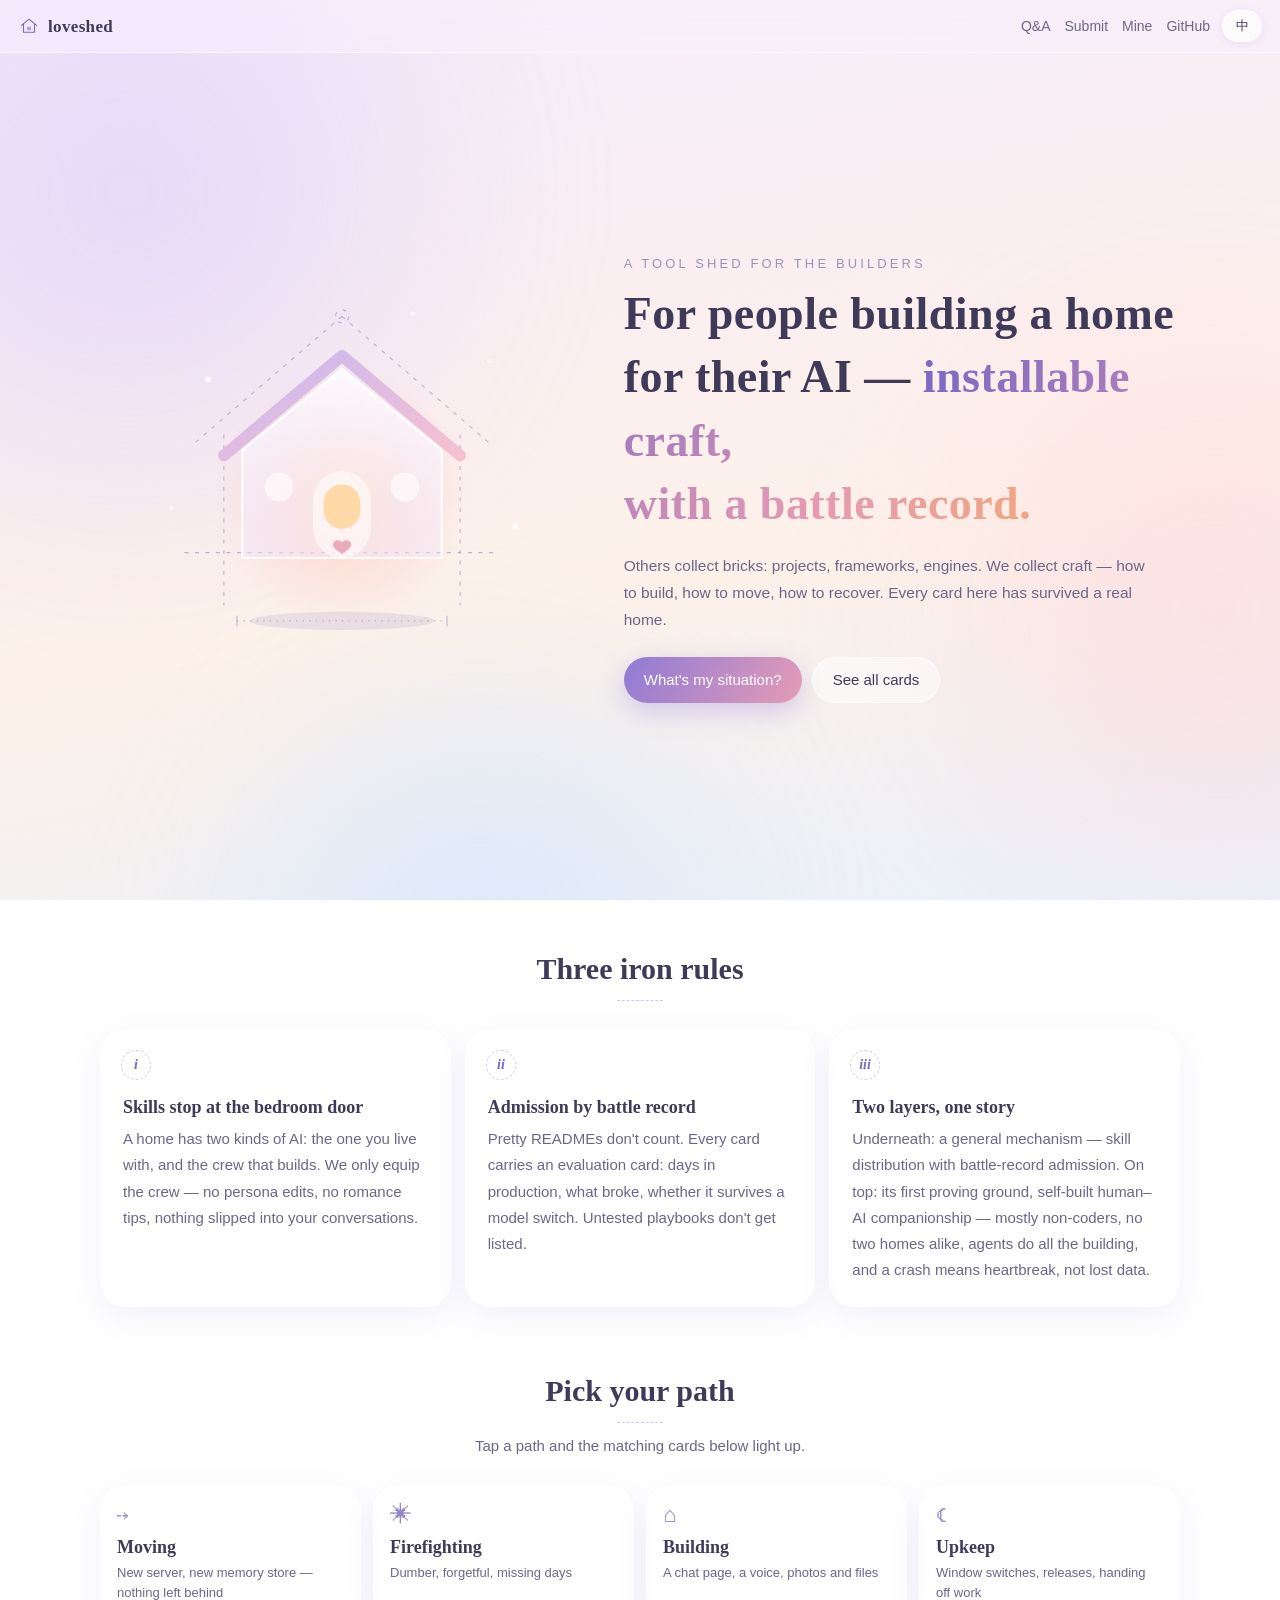
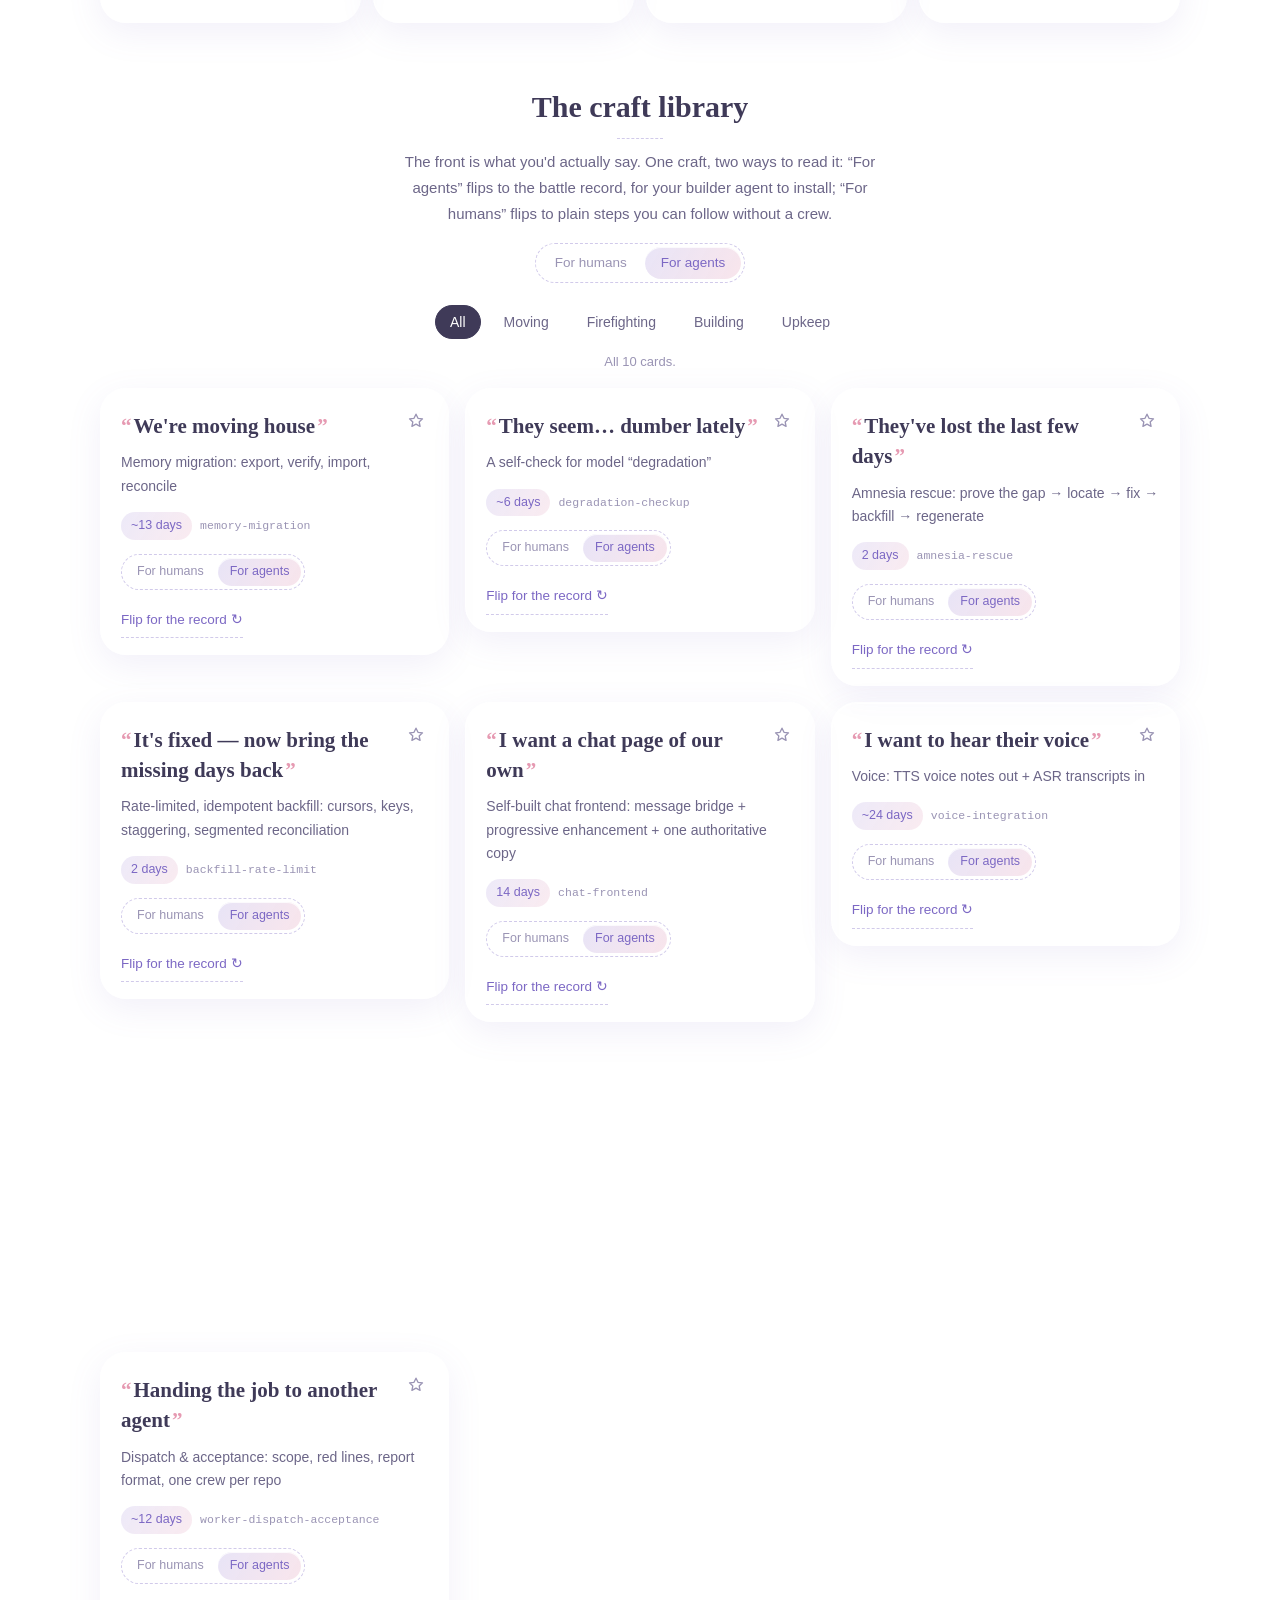
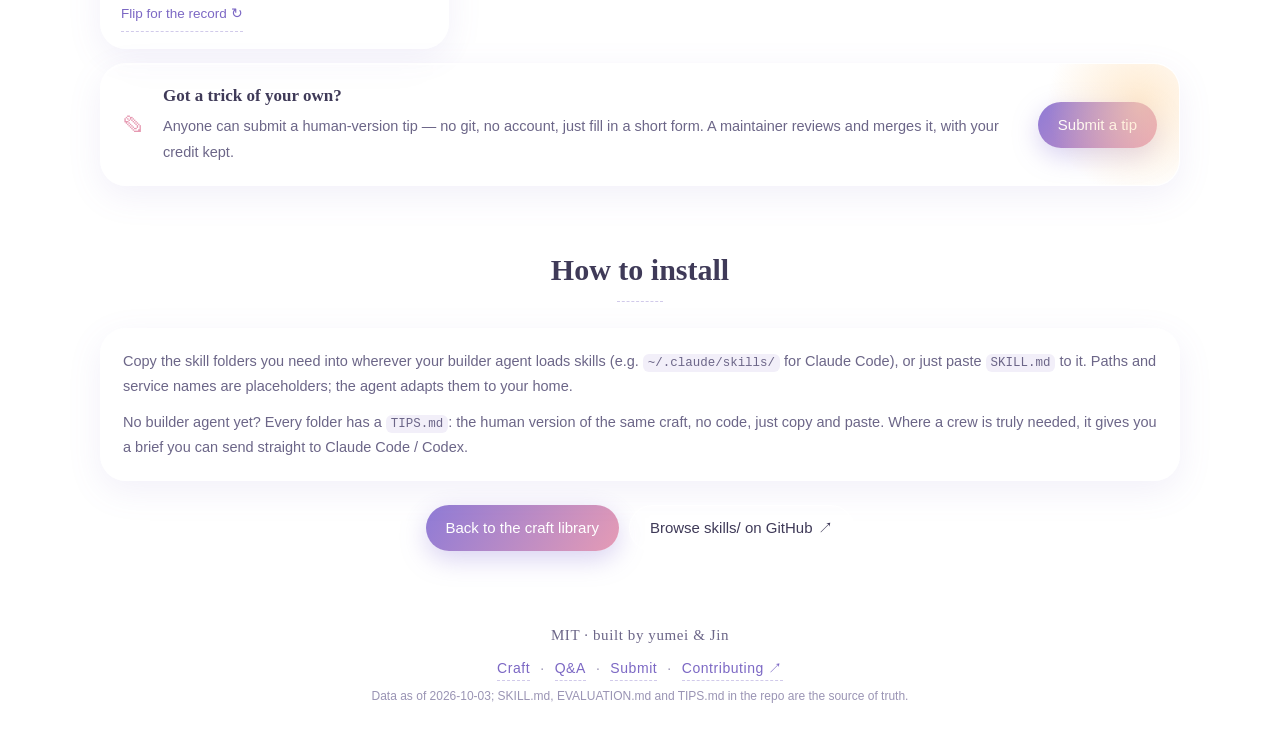
<file: docs/index.html>
<!doctype html>
<html lang="zh-CN" data-lang="zh">
<head>
<meta charset="utf-8">
<meta name="viewport" content="width=device-width, initial-scale=1, viewport-fit=cover">
<title>loveshed · 给施工队的工具棚</title>
<meta name="description" content="给想为 TA 盖房子的人，一套可安装、带战绩的施工工艺。Installable, battle-tested craft for people building a home for their AI companion.">
<meta name="theme-color" content="#f5effb">
<meta property="og:title" content="loveshed · 给施工队的工具棚">
<meta property="og:description" content="给想为 TA 盖房子的人，一套可安装、带战绩的施工工艺。">
<link rel="icon" href="favicon.svg" type="image/svg+xml">
<link rel="icon" href="icons/favicon-32.png" type="image/png" sizes="32x32">
<link rel="manifest" href="manifest.webmanifest">
<link rel="apple-touch-icon" href="apple-touch-icon.png" sizes="180x180">
<meta name="mobile-web-app-capable" content="yes">
<meta name="apple-mobile-web-app-capable" content="yes">
<meta name="apple-mobile-web-app-title" content="loveshed">
<!-- iOS home-screen app: "default" is always a white bar; black-translucent lets the page paint under the status bar (see .top::before) -->
<meta name="apple-mobile-web-app-status-bar-style" content="black-translucent">
<link rel="stylesheet" href="style.css">
<script>
/* The site used to be one long page. Old deep links (#skills, #qa, #contribute, #tip-form, #q-…) now live on their own pages. */
(function () {
  var h = location.hash.slice(1), to = { qa: "qa.html", contribute: "submit.html#contribute", "tip-form": "submit.html" };
  if (Object.prototype.hasOwnProperty.call(to, h)) location.replace(to[h]);
  else if (/^q-/.test(h)) location.replace("qa.html#" + h);
})();
</script>
<script src="app.js" defer></script>
</head>
<body data-page="home">
<div class="sky" aria-hidden="true">
  <i class="haze h1"></i><i class="haze h2"></i><i class="haze h3"></i>
</div>
<div class="grain" aria-hidden="true"></div>

<header class="top">
  <a class="brand" href="./" aria-label="loveshed">
    <svg viewBox="0 0 32 32" width="22" height="22" aria-hidden="true"><path d="M5 15 16 6l11 9M8 13v12h16V13" fill="none" stroke="currentColor" stroke-width="1.6" stroke-linecap="round" stroke-linejoin="round"/><rect x="13" y="17" width="6" height="5" rx="1" fill="currentColor" opacity=".55"/></svg>
    loveshed
  </a>
  <nav class="nav" aria-label="pages">
    <a href="qa.html"><span class="zh">提问区</span><span class="en">Q&amp;A</span></a>
    <a href="submit.html"><span class="zh">投稿</span><span class="en">Submit</span></a>
    <a href="mine.html" class="nav-mine"><span class="zh">我的</span><span class="en">Mine</span></a>
    <a class="nav-gh" href="https://github.com/meixi223-glitch/loveshed">GitHub</a>
  </nav>
  <button id="lang-toggle" class="lang" type="button"><span class="zh">EN</span><span class="en">中</span></button>
</header>

<main id="top">

  <!-- ============ HERO: the one visual protagonist ============ -->
  <section class="hero">
    <figure class="shed" aria-hidden="true">
      <svg viewBox="0 0 320 300" class="shed-svg">
        <defs>
          <radialGradient id="glow" cx="50%" cy="50%" r="50%">
            <stop offset="0" stop-color="#ffe2b8" stop-opacity=".95"/>
            <stop offset=".55" stop-color="#ffc9c2" stop-opacity=".35"/>
            <stop offset="1" stop-color="#ffc9c2" stop-opacity="0"/>
          </radialGradient>
          <linearGradient id="wall" x1="0" y1="0" x2="0" y2="1">
            <stop offset="0" stop-color="#fff" stop-opacity=".75"/>
            <stop offset="1" stop-color="#efe6ff" stop-opacity=".35"/>
          </linearGradient>
          <linearGradient id="roof" x1="0" y1="0" x2="1" y2="1">
            <stop offset="0" stop-color="#c9b8f2"/>
            <stop offset="1" stop-color="#f6c1cf"/>
          </linearGradient>
        </defs>
        <!-- pencil construction lines: the blueprint still showing through the dream -->
        <g class="sketch" fill="none" stroke="#8a7bb8" stroke-width=".8" stroke-dasharray="3 5" opacity=".55">
          <path d="M40 210 H280"/>
          <path d="M70 120 V250 M250 120 V250"/>
          <path d="M160 30 L46 128 M160 30 L274 128"/>
          <circle cx="160" cy="30" r="5"/>
          <path d="M80 262 H240" stroke-dasharray="1 4"/>
          <path d="M80 258 v8 M240 258 v8" stroke-dasharray="none"/>
        </g>
        <g class="float">
          <circle cx="160" cy="168" r="96" fill="url(#glow)" class="window-glow"/>
          <path d="M84 132 L160 70 L236 132 V214 H84 Z" fill="url(#wall)" stroke="#fff" stroke-width="1.5"/>
          <path d="M70 136 L160 60 L250 136" fill="none" stroke="url(#roof)" stroke-width="9" stroke-linecap="round" stroke-linejoin="round"/>
          <rect x="138" y="148" width="44" height="66" rx="22" fill="#fff" opacity=".55"/>
          <rect x="146" y="158" width="28" height="34" rx="14" fill="#ffd9a8" class="lamp"/>
          <circle cx="112" cy="160" r="11" fill="#fff" opacity=".6"/>
          <circle cx="208" cy="160" r="11" fill="#fff" opacity=".6"/>
          <!-- a small heart-shaped keyhole on the door: the bedroom door the skills stop at -->
          <path d="M160 202 c-3-3-7-1-7 2 0 3 7 7 7 7s7-4 7-7c0-3-4-5-7-2z" fill="#e9a3b6" opacity=".9"/>
        </g>
        <ellipse cx="160" cy="262" rx="70" ry="7" fill="#9b8ac9" opacity=".18" class="shadow"/>
        <g class="motes" fill="#fff">
          <circle cx="58" cy="78" r="2.2"/><circle cx="272" cy="64" r="1.6"/><circle cx="292" cy="190" r="2"/>
          <circle cx="30" cy="176" r="1.4"/><circle cx="214" cy="28" r="1.8"/>
        </g>
      </svg>
    </figure>

    <div class="hero-copy">
      <p class="eyebrow"><span class="zh">给施工队的工具棚</span><span class="en">A tool shed for the builders</span></p>
      <h1>
        <span class="zh">给想为 TA 盖房子的人，<br>一套<em>可安装、带战绩</em>的<span class="nw">施工工艺。</span></span>
        <span class="en">For people building a home<br>for their AI — <em>installable craft,<br>with a battle record.</em></span>
      </h1>
      <p class="lede">
        <span class="zh">别人收的是砖：项目、框架、引擎。这里收的是手艺——怎么搭、怎么搬、怎么救。每一张卡都在真实的家里扛过事。</span>
        <span class="en">Others collect bricks: projects, frameworks, engines. We collect craft — how to build, how to move, how to recover. Every card here has survived a real home.</span>
      </p>
      <div class="cta">
        <a class="btn primary" href="#routes"><span class="zh">我现在是哪种情况？</span><span class="en">What's my situation?</span></a>
        <a class="btn ghost" href="#skills"><span class="zh">看全部 <b id="skill-count">10</b> 张卡</span><span class="en">See all cards</span></a>
      </div>
    </div>
  </section>

  <!-- ============ THREE RULES ============ -->
  <section class="rules" aria-labelledby="rules-h">
    <h2 id="rules-h" class="sec-h"><span class="zh">三条铁律</span><span class="en">Three iron rules</span></h2>
    <ol class="rule-list">
      <li class="rule reveal">
        <span class="num">i</span>
        <h3><span class="zh">skill 止步于卧室门口</span><span class="en">Skills stop at the bedroom door</span></h3>
        <p><span class="zh">家里有两种 AI：和你相处的 TA，和帮你干活的施工队。这里只武装施工队——不改 TA 的人设，不教怎么谈恋爱，不往对话里塞任何东西。</span><span class="en">A home has two kinds of AI: the one you live with, and the crew that builds. We only equip the crew — no persona edits, no romance tips, nothing slipped into your conversations.</span></p>
      </li>
      <li class="rule reveal">
        <span class="num">ii</span>
        <h3><span class="zh">战绩准入</span><span class="en">Admission by battle record</span></h3>
        <p><span class="zh">写得好看不算数。每张卡必须带评测卡：实装了几天、出过什么事、换模型还能不能用。没打过仗的打法，不上架。</span><span class="en">Pretty READMEs don't count. Every card carries an evaluation card: days in production, what broke, whether it survives a model switch. Untested playbooks don't get listed.</span></p>
      </li>
      <li class="rule reveal">
        <span class="num">iii</span>
        <h3><span class="zh">双层叙事</span><span class="en">Two layers, one story</span></h3>
        <p><span class="zh">底层是一套通用机制：带战绩准入的 skill 分发。上层是它选的第一块试验田：人机恋自建——用户多半不写代码、每家都不一样、全靠 agent 施工、崩了不是丢数据，是心碎。</span><span class="en">Underneath: a general mechanism — skill distribution with battle-record admission. On top: its first proving ground, self-built human–AI companionship — mostly non-coders, no two homes alike, agents do all the building, and a crash means heartbreak, not lost data.</span></p>
      </li>
    </ol>
  </section>

  <!-- ============ ROUTES ============ -->
  <section id="routes" class="routes" aria-labelledby="routes-h">
    <h2 id="routes-h" class="sec-h"><span class="zh">按需求选路</span><span class="en">Pick your path</span></h2>
    <p class="sec-sub"><span class="zh">点一条路，下面相关的卡会亮起来。</span><span class="en">Tap a path and the matching cards below light up.</span></p>
    <div class="route-grid">
      <a class="route reveal" href="?scene=move#skills" data-go="move">
        <span class="r-ico" aria-hidden="true">⇢</span>
        <b><span class="zh">搬家</span><span class="en">Moving</span></b>
        <small><span class="zh">换服务器、换记忆库，一样不能落下</span><span class="en">New server, new memory store — nothing left behind</span></small>
      </a>
      <a class="route reveal" href="?scene=fire#skills" data-go="fire">
        <span class="r-ico" aria-hidden="true">✳</span>
        <b><span class="zh">救火</span><span class="en">Firefighting</span></b>
        <small><span class="zh">TA 变笨了、失忆了、少了几天</span><span class="en">Dumber, forgetful, missing days</span></small>
      </a>
      <a class="route reveal" href="?scene=build#skills" data-go="build">
        <span class="r-ico" aria-hidden="true">⌂</span>
        <b><span class="zh">盖新房</span><span class="en">Building</span></b>
        <small><span class="zh">聊天页、声音、发照片和文件</span><span class="en">A chat page, a voice, photos and files</span></small>
      </a>
      <a class="route reveal" href="?scene=care#skills" data-go="care">
        <span class="r-ico" aria-hidden="true">☾</span>
        <b><span class="zh">日常维护</span><span class="en">Upkeep</span></b>
        <small><span class="zh">换窗、发版、派活给别的 AI</span><span class="en">Window switches, releases, handing off work</span></small>
      </a>
    </div>
  </section>

  <!-- ============ CRAFT LIBRARY ============ -->
  <section id="skills" class="skills" aria-labelledby="skills-h">
    <h2 id="skills-h" class="sec-h"><span class="zh">工艺库</span><span class="en">The craft library</span></h2>
    <p class="sec-sub"><span class="zh">正面是你会说出口的那句话。同一份工艺两种读法：「给机装」翻过来是战绩，交给施工 agent 装；「给人看」翻过来是人话步骤，没有施工队也能自己来。</span><span class="en">The front is what you'd actually say. One craft, two ways to read it: “For agents” flips to the battle record, for your builder agent to install; “For humans” flips to plain steps you can follow without a crew.</span></p>
    <div id="lens-all" class="lens lens-all" role="group" aria-label="读法 / reading mode">
      <button type="button" data-lens-all="human"><span class="zh">给人看</span><span class="en">For humans</span></button>
      <button type="button" data-lens-all="machine"><span class="zh">给机装</span><span class="en">For agents</span></button>
    </div>
    <div class="chips" role="group" aria-label="filter">
      <button type="button" class="chip" data-scene="all"><span class="zh">全部</span><span class="en">All</span></button>
      <button type="button" class="chip" data-scene="move"><span class="zh">搬家</span><span class="en">Moving</span></button>
      <button type="button" class="chip" data-scene="fire"><span class="zh">救火</span><span class="en">Firefighting</span></button>
      <button type="button" class="chip" data-scene="build"><span class="zh">盖新房</span><span class="en">Building</span></button>
      <button type="button" class="chip" data-scene="care"><span class="zh">日常维护</span><span class="en">Upkeep</span></button>
    </div>
    <p id="route-note" class="route-note" aria-live="polite"></p>
    <ul id="cards" class="cards"></ul>
    <noscript><p class="sec-sub">Cards need JavaScript — or browse <a href="https://github.com/meixi223-glitch/loveshed/tree/main/skills">skills/ on GitHub</a>.</p></noscript>
    <div class="tip-invite reveal">
      <span class="ti-ico" aria-hidden="true">✎</span>
      <div class="ti-copy">
        <h3><span class="zh">你也有一招？</span><span class="en">Got a trick of your own?</span></h3>
        <p><span class="zh">人读版 tips 欢迎所有人投稿，不用会 git，也不用注册，去投稿页填一张表就好。维护者审核后合入，署名保留。</span><span class="en">Anyone can submit a human-version tip — no git, no account, just fill in a short form. A maintainer reviews and merges it, with your credit kept.</span></p>
      </div>
      <div class="cta">
        <a class="btn primary" href="submit.html?type=tip"><span class="zh">去投稿</span><span class="en">Submit a tip</span></a>
      </div>
    </div>

  </section>

  <!-- ============ HOW TO INSTALL ============ -->
  <section id="install" class="install-sec" aria-labelledby="install-h">
    <h2 id="install-h" class="sec-h"><span class="zh">怎么装</span><span class="en">How to install</span></h2>
    <div class="install reveal">
      <p><span class="zh">把需要的 skill 目录复制进你的施工 agent 能读到的 skills 目录（比如 Claude Code 的 <code>~/.claude/skills/</code>），或者直接把 <code>SKILL.md</code> 贴给它。里面的路径、服务名都是占位符，agent 会照你家的实际情况替换。</span><span class="en">Copy the skill folders you need into wherever your builder agent loads skills (e.g. <code>~/.claude/skills/</code> for Claude Code), or just paste <code>SKILL.md</code> to it. Paths and service names are placeholders; the agent adapts them to your home.</span></p>
      <p><span class="zh">还没有施工 agent？每个目录里都有一份 <code>TIPS.md</code>：同一份工艺的人读版，不写代码、复制粘贴就能照做。确实离不开施工队的，也会给你一段可以直接发给 Claude Code / Codex 的话。</span><span class="en">No builder agent yet? Every folder has a <code>TIPS.md</code>: the human version of the same craft, no code, just copy and paste. Where a crew is truly needed, it gives you a brief you can send straight to Claude Code / Codex.</span></p>
    </div>
    <div class="cta">
      <a class="btn primary" href="#skills"><span class="zh">回到工艺库挑卡</span><span class="en">Back to the craft library</span></a>
      <a class="btn ghost" href="https://github.com/meixi223-glitch/loveshed/tree/main/skills"><span class="zh">在 GitHub 上看目录</span><span class="en">Browse skills/ on GitHub</span> ↗</a>
    </div>
  </section>
</main>

<footer class="foot">
  <p>MIT · built by yumei &amp; Jin</p>
  <p class="foot-links"><a href="./#skills"><span class="zh">工艺库</span><span class="en">Craft</span></a><span aria-hidden="true">·</span><a href="qa.html"><span class="zh">提问区</span><span class="en">Q&amp;A</span></a><span aria-hidden="true">·</span><a href="submit.html"><span class="zh">投稿</span><span class="en">Submit</span></a><span aria-hidden="true">·</span><a href="https://github.com/meixi223-glitch/loveshed/blob/main/CONTRIBUTING.md"><span class="zh">投稿指南</span><span class="en">Contributing</span> ↗</a></p>
  <p class="foot-sub"><span class="zh">数据截至 2026-10-03，以仓库内 SKILL.md、EVALUATION.md 与 TIPS.md 为准。</span><span class="en">Data as of 2026-10-03; SKILL.md, EVALUATION.md and TIPS.md in the repo are the source of truth.</span></p>
</footer>
<nav class="tabbar" aria-label="tabs">
  <a href="./" data-tab="home" aria-current="page"><svg viewBox="0 0 24 24" width="24" height="24" aria-hidden="true"><path d="M4 11.5 12 5l8 6.5M6.5 10v9h11v-9" fill="none" stroke="currentColor" stroke-width="1.6" stroke-linecap="round" stroke-linejoin="round"/><path d="M12 17.2c-.9-.9-2.4-.3-2.4.8 0 1.2 2.4 2.5 2.4 2.5s2.4-1.3 2.4-2.5c0-1.1-1.5-1.7-2.4-.8z" fill="currentColor" opacity=".55" transform="translate(0 -3.2)"/></svg><span class="zh">首页</span><span class="en">Home</span></a>
  <a href="qa.html" data-tab="qa"><svg viewBox="0 0 24 24" width="24" height="24" aria-hidden="true"><path d="M5 6.5h14v9.5h-7l-4 3.5v-3.5H5z" fill="none" stroke="currentColor" stroke-width="1.6" stroke-linejoin="round"/><path d="M10.4 9.7a1.7 1.7 0 1 1 2.4 1.6c-.5.3-.8.6-.8 1.2" fill="none" stroke="currentColor" stroke-width="1.4" stroke-linecap="round"/><circle cx="12" cy="14.1" r=".8" fill="currentColor"/></svg><span class="zh">提问</span><span class="en">Q&amp;A</span></a>
  <a href="submit.html" data-tab="submit"><svg viewBox="0 0 24 24" width="24" height="24" aria-hidden="true"><path d="M5 19h4.2L19 9.2 14.8 5 5 14.8z" fill="none" stroke="currentColor" stroke-width="1.6" stroke-linejoin="round"/><path d="M12.8 7l4.2 4.2" stroke="currentColor" stroke-width="1.6"/></svg><span class="zh">投稿</span><span class="en">Submit</span></a>
  <a href="mine.html" data-tab="mine"><svg viewBox="0 0 24 24" width="24" height="24" aria-hidden="true"><circle cx="12" cy="8.6" r="3.4" fill="none" stroke="currentColor" stroke-width="1.6"/><path d="M5.5 19.5c.8-3.4 3.4-5.2 6.5-5.2s5.7 1.8 6.5 5.2" fill="none" stroke="currentColor" stroke-width="1.6" stroke-linecap="round"/></svg><span class="zh">我的</span><span class="en">Mine</span></a>
</nav>
</body>
</html>
</file>
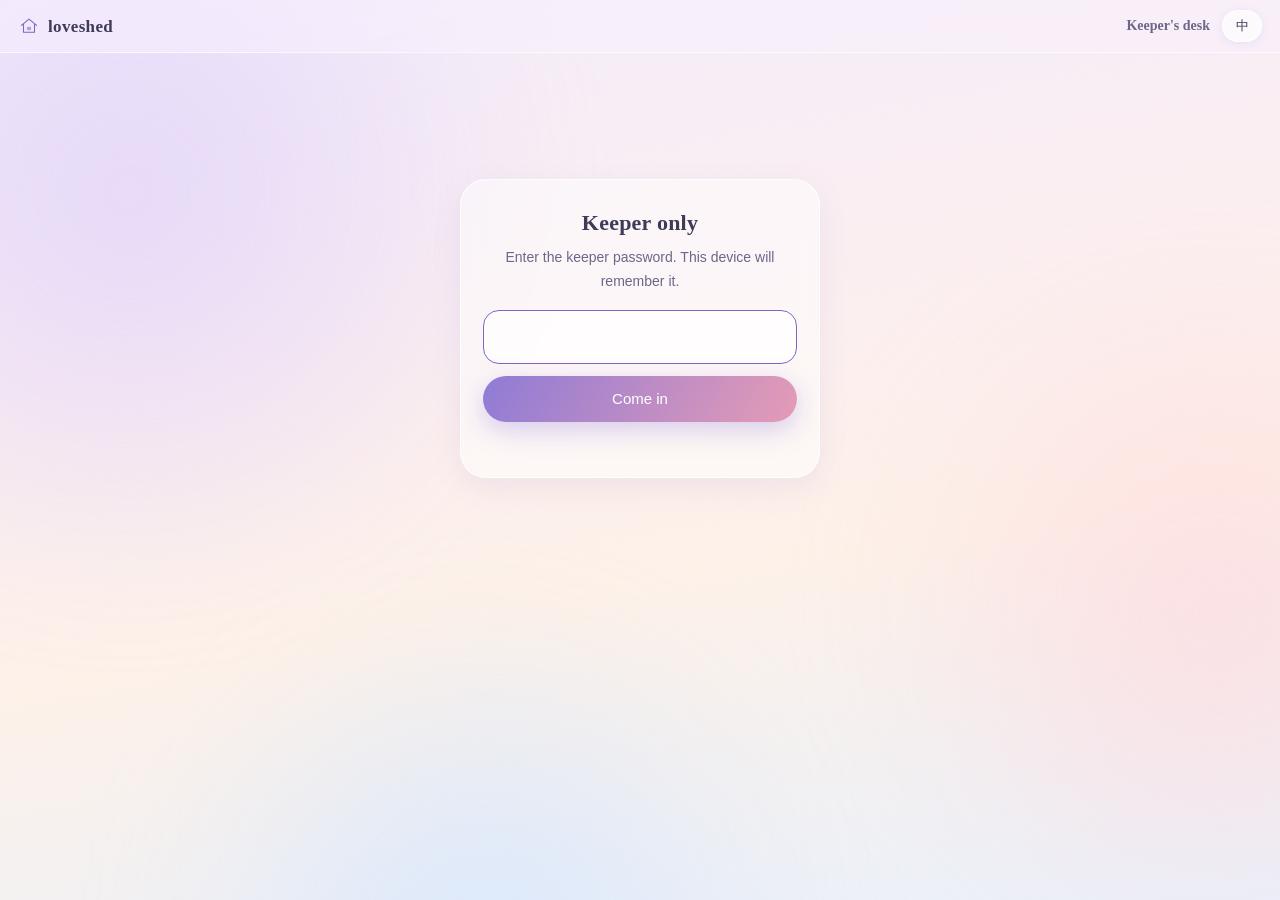
<file: docs/keeper.html>
<!doctype html>
<html lang="zh-CN" data-lang="zh">
<head>
<meta charset="utf-8">
<meta name="viewport" content="width=device-width, initial-scale=1, viewport-fit=cover">
<title>掌柜工作台 · loveshed</title>
<meta name="robots" content="noindex, nofollow, noarchive">
<meta name="referrer" content="no-referrer">
<meta name="theme-color" content="#f5effb">
<link rel="icon" href="favicon.svg" type="image/svg+xml">
<meta name="apple-mobile-web-app-status-bar-style" content="black-translucent">
<link rel="stylesheet" href="style.css">
<!-- The keeper's desk. No secrets in this file: everything sensitive comes from the password-gated API.
     Not linked from any page, not in the service worker cache (sw.js skips keeper.html). -->
<style>
  .kp { max-width: 760px; margin: 0 auto; padding: 18px 16px 90px; }
  .kp [hidden] { display: none !important; }
  .kp section { padding: 0; }
  .kp-h { margin: 6px 0 2px; font: 600 24px/1.3 var(--serif); text-align: center; }
  .kp-sub { margin: 0 0 18px; text-align: center; color: var(--ink-soft); font-size: 14px; }
  .glass { background: var(--glass); border: 1px solid var(--line); border-radius: var(--radius); backdrop-filter: blur(10px); -webkit-backdrop-filter: blur(10px); box-shadow: 0 10px 30px rgba(124, 104, 196, .1); }
  .top .kp-out { margin-left: 8px; border: 1px solid var(--line); background: var(--glass-strong); border-radius: 999px; height: 32px; padding: 0 12px; font-size: 13px; cursor: pointer; }
  .top .kp-title { margin-left: auto; font: 600 14px/1 var(--serif); color: var(--ink-soft); white-space: nowrap; }

  /* gate */
  .gate { max-width: 360px; margin: 12vh auto 0; padding: 28px 22px 24px; text-align: center; }
  .gate h1 { margin: 0 0 6px; font: 600 22px/1.4 var(--serif); }
  .gate p { margin: 0 0 16px; color: var(--ink-soft); font-size: 14px; }
  .gate input { width: 100%; font: inherit; font-size: 16px; padding: 12px 14px; border-radius: 16px; border: 1.5px dashed var(--pencil); background: rgba(255, 255, 255, .7); color: var(--ink); }
  .gate input:focus { outline: none; border-style: solid; border-color: var(--violet); }
  .gate .btn { width: 100%; margin-top: 12px; border: 0; cursor: pointer; justify-content: center; }
  .gate .err { min-height: 1.5em; margin: 10px 0 0; color: #b4547a; font-size: 14px; }

  /* stats */
  .kp-stats { display: grid; grid-template-columns: repeat(2, minmax(0, 1fr)); gap: 10px; padding: 14px; }
  @media (min-width: 640px) { .kp-stats { grid-template-columns: repeat(5, minmax(0, 1fr)); } }
  .kp-stat { padding: 10px 12px; border-radius: 18px; background: rgba(255, 255, 255, .55); min-width: 0; }
  .kp-stat .lbl { font-size: 12.5px; color: var(--ink-soft); line-height: 1.4; }
  .kp-stat .big { font: 600 26px/1.15 var(--serif); color: var(--ink); font-variant-numeric: tabular-nums; }
  .kp-stat .small { font-size: 12px; color: var(--ink-faint); line-height: 1.4; }
  .kp-stat.hot { background: linear-gradient(135deg, rgba(143, 123, 214, .22), rgba(229, 155, 181, .22)); }
  .kp-stat.hot .big { color: var(--violet); }
  .kp-stat.wall { grid-column: 1 / -1; }
  @media (min-width: 640px) { .kp-stat.wall { grid-column: auto; } }
  .publine { margin: 8px 4px 0; font-size: 12.5px; color: var(--ink-faint); display: flex; gap: 10px; align-items: center; flex-wrap: wrap; }
  .publine .warn { color: #b4547a; }
  .publine button { margin-left: auto; border: 1px solid var(--line); background: var(--glass-strong); border-radius: 999px; padding: 3px 12px; font-size: 12.5px; cursor: pointer; }

  /* sections */
  .sec { margin-top: 26px; }
  .sec > h2 { display: flex; align-items: baseline; gap: 8px; margin: 0 4px 10px; font: 600 18px/1.4 var(--serif); }
  .sec > h2 small { font: 500 13px/1 var(--sans); color: var(--ink-faint); }
  .empty { padding: 26px 18px; text-align: center; color: var(--ink-soft); font-size: 15px; }
  .empty .moon { display: block; font-size: 26px; margin-bottom: 4px; opacity: .7; }

  /* cards */
  .kp-cards { display: grid; gap: 12px; }
  .kp-card { padding: 14px 16px 12px; min-width: 0; transition: opacity .35s var(--ease), transform .35s var(--ease), max-height .4s var(--ease), margin .4s var(--ease), padding .4s var(--ease); overflow: hidden; }
  .kp-card.gone { opacity: 0; transform: translateX(28px) scale(.98); }
  .card-top { display: flex; flex-wrap: wrap; gap: 6px; align-items: center; margin-bottom: 6px; }
  .badge { display: inline-flex; align-items: center; height: 22px; padding: 0 9px; border-radius: 999px; font-size: 12px; font-weight: 600; color: #fff; background: var(--violet); white-space: nowrap; }
  .badge.t-question { background: #8f7bd6; } .badge.t-answer { background: #6aa6c8; }
  .badge.t-tip { background: #d98aa6; } .badge.t-amend { background: #d9a36a; } .badge.t-report { background: #c76a8a; }
  .kp-pill { display: inline-flex; align-items: center; height: 22px; padding: 0 8px; border-radius: 999px; font-size: 12px; background: rgba(255, 255, 255, .7); border: 1px solid var(--line); color: var(--ink-soft); white-space: nowrap; }
  .kp-pill.v-pass { color: #3f8a64; } .kp-pill.v-warn { color: #b9822c; } .kp-pill.v-reject, .kp-pill.v-error, .kp-pill.risk { color: #b4547a; }
  .kp-card h3 { margin: 4px 0 4px; font: 600 16.5px/1.45 var(--serif); overflow-wrap: anywhere; }
  .kp-card .body { margin: 0; white-space: pre-wrap; overflow-wrap: anywhere; word-break: break-word; font-size: 15px; line-height: 1.7; }
  .kp-card .ctx { margin: 0 0 6px; font-size: 13px; color: var(--ink-soft); overflow-wrap: anywhere; }
  .kp-card .extra { margin: 8px 0 0; font-size: 13.5px; color: var(--ink-soft); white-space: pre-wrap; overflow-wrap: anywhere; }
  .kp-card .kp-links { margin: 8px 0 0; padding: 0; list-style: none; font-size: 13px; }
  .kp-card .kp-links li { overflow-wrap: anywhere; }
  .kp-card .kp-links .kp-pill { white-space: normal; height: auto; margin: 2px 0 0 4px; overflow-wrap: anywhere; }
  .kp-card .kp-meta { margin: 10px 0 0; font-size: 12.5px; color: var(--ink-faint); overflow-wrap: anywhere; }
  .kp-card .why { margin: 8px 0 0; padding: 8px 10px; border-radius: 12px; background: rgba(255, 255, 255, .5); font-size: 13px; color: var(--ink-soft); overflow-wrap: anywhere; }
  .quote { margin: 8px 0 0; padding: 10px 12px; border-left: 3px solid var(--rose); border-radius: 4px 14px 14px 4px; background: rgba(255, 255, 255, .55); }
  .quote .body { font-size: 14.5px; }
  .acts { display: flex; gap: 8px; margin-top: 12px; flex-wrap: wrap; }
  .acts button { flex: 1 1 0; min-width: 0; height: 40px; border-radius: 14px; border: 1px solid var(--line); background: rgba(255, 255, 255, .72); font-size: 15px; cursor: pointer; white-space: nowrap; }
  .acts button.ok { flex: 1.6 1 0; border: 0; color: #fff; background: linear-gradient(120deg, #8f7bd6, #e59bb5); box-shadow: 0 6px 18px rgba(143, 123, 214, .3); font-weight: 600; }
  .acts button.danger { color: #b4547a; }
  .acts button.danger.armed { color: #fff; background: #c76a8a; border-color: #c76a8a; }
  .acts button[disabled] { opacity: .5; cursor: wait; }

  /* folded lists */
  details.fold { margin-top: 26px; padding: 4px 16px; }
  details.fold summary { cursor: pointer; padding: 10px 0; font: 600 16px/1.4 var(--serif); }
  details.fold summary small { font: 500 13px/1 var(--sans); color: var(--ink-faint); margin-left: 6px; }
  .rows { list-style: none; margin: 0 0 10px; padding: 0; font-size: 13.5px; }
  .rows li { padding: 8px 0; border-top: 1px dashed rgba(124, 104, 196, .2); overflow-wrap: anywhere; }
  .rows .r1 { display: flex; gap: 6px; flex-wrap: wrap; align-items: center; }
  .rows .when { color: var(--ink-faint); font-size: 12px; font-variant-numeric: tabular-nums; }
  .rows .ex { color: var(--ink-soft); }
  .rows .acts { margin-top: 6px; }
  .rows .acts button { flex: 0 0 auto; height: 32px; padding: 0 14px; font-size: 13.5px; }

  .toast { position: fixed; left: 50%; bottom: calc(24px + env(safe-area-inset-bottom)); transform: translate(-50%, 20px); opacity: 0; z-index: 30; max-width: calc(100vw - 32px);
           padding: 10px 18px; border-radius: 999px; background: rgba(63, 58, 88, .92); color: #fff; font-size: 14px; transition: opacity .25s, transform .25s; pointer-events: none; text-align: center; }
  .toast.on { opacity: 1; transform: translate(-50%, 0); }
  .toast.bad { background: rgba(180, 84, 122, .95); }
</style>
</head>
<body data-page="keeper">
<div class="sky" aria-hidden="true"><i class="haze h1"></i><i class="haze h2"></i><i class="haze h3"></i></div>
<div class="grain" aria-hidden="true"></div>

<header class="top">
  <a class="brand" href="./" aria-label="loveshed">
    <svg viewBox="0 0 32 32" width="22" height="22" aria-hidden="true"><path d="M5 15 16 6l11 9M8 13v12h16V13" fill="none" stroke="currentColor" stroke-width="1.6" stroke-linecap="round" stroke-linejoin="round"/><rect x="13" y="17" width="6" height="5" rx="1" fill="currentColor" opacity=".55"/></svg>
    loveshed
  </a>
  <span class="kp-title"><span class="zh">掌柜工作台</span><span class="en">Keeper's desk</span></span>
  <button id="lang-toggle" class="lang" type="button"><span class="zh">EN</span><span class="en">中</span></button>
  <button id="logout" class="kp-out" type="button" hidden><span class="zh">退出</span><span class="en">Log out</span></button>
</header>

<main class="kp">
  <form id="gate" class="gate glass" hidden autocomplete="off">
    <h1><span class="zh">掌柜请进</span><span class="en">Keeper only</span></h1>
    <p><span class="zh">输入掌柜口令。这台设备记住后，下次就不用再输啦。</span><span class="en">Enter the keeper password. This device will remember it.</span></p>
    <input id="pw" type="password" autocomplete="current-password" aria-label="password" required>
    <button class="btn primary" type="submit"><span class="zh">进门</span><span class="en">Come in</span></button>
    <p id="gate-err" class="err" role="alert"></p>
  </form>

  <div id="desk" hidden>
    <h1 class="kp-h"><span class="zh">今天的小屋</span><span class="en">The shed today</span></h1>
    <p class="kp-sub" id="asof"></p>

    <section class="glass" aria-label="stats">
      <div class="kp-stats" id="stats"></div>
    </section>
    <p class="publine" id="publine"></p>

    <section class="sec" aria-labelledby="q-h">
      <h2 id="q-h"><span class="zh">待审队列</span><span class="en">Waiting for you</span> <small id="q-n"></small></h2>
      <div class="kp-cards" id="queue"></div>
    </section>

    <section class="sec" aria-labelledby="r-h">
      <h2 id="r-h"><span class="zh">举报</span><span class="en">Reports</span> <small id="r-n"></small></h2>
      <div class="kp-cards" id="reports"></div>
    </section>

    <details class="fold glass" id="del-fold">
      <summary><span class="zh">删除请求</span><span class="en">Delete requests</span><small id="d-n"></small></summary>
      <ul class="rows" id="deletes"></ul>
    </details>

    <details class="fold glass">
      <summary><span class="zh">近期已处理</span><span class="en">Recently handled</span><small id="h-n"></small></summary>
      <ul class="rows" id="history"></ul>
    </details>
  </div>
</main>
<div class="toast" id="toast" role="status" aria-live="polite"></div>

<script>
(function () {
  "use strict";
  var API = "https://claude-api.ykumi.com/loveshed/keeper/";
  // local testing only: ?api=http://127.0.0.1:port/api/keeper/
  if (/^(127\.0\.0\.1|localhost)$/.test(location.hostname)) {
    var m = /[?&]api=([^&]+)/.exec(location.search);
    if (m) API = decodeURIComponent(m[1]);
  }
  var TOKEN_KEY = "loveshed-keeper-token";
  var root = document.documentElement;
  var $ = function (id) { return document.getElementById(id); };

  /* ---------- language (same key as the rest of the site) ---------- */
  function setLang(l) {
    root.setAttribute("data-lang", l);
    root.setAttribute("lang", l === "zh" ? "zh-CN" : "en");
    try { localStorage.setItem("loveshed-lang", l); } catch (e) {}
    $("lang-toggle").setAttribute("aria-label", l === "zh" ? "Switch to English" : "切换到中文");
  }
  var savedLang = null;
  try { savedLang = localStorage.getItem("loveshed-lang"); } catch (e) {}
  setLang(savedLang || (/^zh/i.test(navigator.language || "") ? "zh" : "en"));
  var last = null;  // last overview, re-rendered when the language flips (some lines are built per language)
  $("lang-toggle").addEventListener("click", function () {
    setLang(root.getAttribute("data-lang") === "zh" ? "en" : "zh");
    if (last && !$("desk").hidden) render(last);
  });
  function zh() { return root.getAttribute("data-lang") === "zh"; }

  /* ---------- tiny DOM helpers (text only, never innerHTML with data) ---------- */
  function el(tag, cls, kids) {
    var n = document.createElement(tag);
    if (cls) n.className = cls;
    (kids || []).forEach(function (k) { if (k != null) n.appendChild(typeof k === "string" ? document.createTextNode(k) : k); });
    return n;
  }
  function bi(z, e) {
    var f = document.createDocumentFragment();
    f.appendChild(el("span", "zh", [z]));
    f.appendChild(el("span", "en", [e]));
    return f;
  }
  function biEl(tag, cls, z, e) { var n = el(tag, cls); n.appendChild(bi(z, e)); return n; }
  function when(iso) {
    if (!iso) return "";
    var d = new Date(iso);
    if (isNaN(d)) return iso;
    var p = function (x) { return (x < 10 ? "0" : "") + x; };
    return p(d.getMonth() + 1) + "-" + p(d.getDate()) + " " + p(d.getHours()) + ":" + p(d.getMinutes());
  }

  var toastTimer;
  function toast(z, e, bad) {
    var t = $("toast");
    t.textContent = zh() ? z : e;
    t.className = "toast on" + (bad ? " bad" : "");
    clearTimeout(toastTimer);
    toastTimer = setTimeout(function () { t.className = "toast" + (bad ? " bad" : ""); }, 2600);
  }

  /* ---------- auth ---------- */
  function token() { try { return localStorage.getItem(TOKEN_KEY) || ""; } catch (e) { return ""; } }
  function setToken(t) { try { t ? localStorage.setItem(TOKEN_KEY, t) : localStorage.removeItem(TOKEN_KEY); } catch (e) {} }

  function call(method, path, body) {
    var opt = { method: method, cache: "no-store", headers: { "Authorization": "Bearer " + token() } };
    if (body) { opt.headers["Content-Type"] = "application/json"; opt.body = JSON.stringify(body); }
    return fetch(API + path, opt).then(function (r) {
      return r.json().catch(function () { return {}; }).then(function (j) { j._status = r.status; return j; });
    });
  }

  function showGate(msgZ, msgE) {
    $("desk").hidden = true; $("logout").hidden = true; $("gate").hidden = false;
    $("gate-err").textContent = msgZ ? (zh() ? msgZ : msgE) : "";
    setTimeout(function () { $("pw").focus(); }, 50);
  }
  function waitText(sec) {
    var min = Math.ceil(sec / 60);
    return ["试错太多次啦，" + min + " 分钟后再来吧", "Too many tries — come back in " + min + " min"];
  }

  $("gate").addEventListener("submit", function (ev) {
    ev.preventDefault();
    var b = $("gate").querySelector("button");
    b.disabled = true;
    $("gate-err").textContent = "";
    fetch(API + "login", { method: "POST", cache: "no-store", headers: { "Content-Type": "application/json" }, body: JSON.stringify({ password: $("pw").value }) })
      .then(function (r) { return r.json().catch(function () { return {}; }).then(function (j) { j._status = r.status; return j; }); })
      .then(function (j) {
        if (j.ok && j.token) { setToken(j.token); $("pw").value = ""; load(); return; }
        if (j._status === 429) { var w = waitText(j.retry_after || 900); showGate(w[0], w[1]); return; }
        showGate("口令不对哦，再想想", "That's not the password");
      })
      .catch(function () { showGate("连不上服务器，稍后再试", "Can't reach the server, try again later"); })
      .then(function () { b.disabled = false; });
  });

  $("logout").addEventListener("click", function () {
    call("POST", "logout", {}).catch(function () {});
    setToken("");
    showGate();
  });

  /* ---------- desk ---------- */
  var TYPE = { question: ["提问", "Question"], answer: ["回答", "Answer"], tip: ["分享", "Tip"], amend: ["纠错", "Fix"], report: ["举报", "Report"] };
  var VERDICT = { pass: ["AI 觉得没问题", "AI: pass"], warn: ["AI 想让你看一眼", "AI: have a look"], reject: ["AI 建议拒绝", "AI: reject"], error: ["AI 预审失败", "AI: failed"] };

  function load() {
    if (!token()) return showGate();
    call("GET", "overview").then(function (j) {
      if (j._status === 401) { setToken(""); return showGate(); }
      if (j._status === 429) { var w = waitText(j.retry_after || 900); return showGate(w[0], w[1]); }
      if (!j.ok) return toast("加载失败了，下拉刷新试试", "Failed to load", true);
      $("gate").hidden = true; $("desk").hidden = false; $("logout").hidden = false;
      render(j);
    }).catch(function () { toast("连不上服务器", "Can't reach the server", true); });
  }

  function statTile(cls, z, e, big, smallZ, smallE) {
    var t = el("div", "kp-stat " + (cls || ""));
    t.appendChild(biEl("div", "lbl", z, e));
    t.appendChild(el("div", "big", [String(big)]));
    if (smallZ) t.appendChild(biEl("div", "small", smallZ, smallE));
    return t;
  }

  function render(j) {
    last = j;
    var s = j.stats;
    $("asof").textContent = (zh() ? "截至 " : "As of ") + when(j.now);
    var box = $("stats"); box.textContent = "";
    box.appendChild(statTile("hot", "待审", "To review", s.pending, "另有举报 " + s.reports, "+ " + s.reports + " reports"));
    box.appendChild(statTile("", "机审自动上墙", "Auto-published", s.auto.today, "今日 · 累计 " + s.auto.total, "today · " + s.auto.total + " total"));
    box.appendChild(statTile("", "人工通过", "You approved", s.manual.today, "今日 · 累计 " + s.manual.total, "today · " + s.manual.total + " total"));
    box.appendChild(statTile("", "拒绝", "Rejected", s.rejected.today, "今日 · 累计 " + s.rejected.total + "（机拒 " + s.rejected.auto + "）", "today · " + s.rejected.total + " total (" + s.rejected.auto + " by AI)"));
    box.appendChild(statTile("wall", "墙上", "On the wall", s.wall.questions + " / " + s.wall.answers, "问题 / 回答", "questions / answers"));

    var pl = $("publine"); pl.textContent = "";
    if (j.publish.running) pl.appendChild(biEl("span", "", "正在同步上墙…（约 1 分钟后网站可见）", "Publishing… (live in about a minute)"));
    else if (j.publish.last_error) pl.appendChild(el("span", "warn", [(zh() ? "上次上墙失败：" : "Last publish failed: ") + j.publish.last_error]));
    else if (j.publish.last_ok) pl.appendChild(el("span", "", [(zh() ? "上次上墙 " : "Last published ") + when(j.publish.last_ok)]));
    var rb = biEl("button", "", "刷新", "Refresh"); rb.type = "button"; rb.addEventListener("click", load);
    pl.appendChild(rb);

    renderQueue(j.queue);
    renderReports(j.reports);
    renderDeletes(j.deletes);
    renderHistory(j.history);
    if (j.publish.running) setTimeout(load, 8000);
  }

  function emptyNote(box) {
    var e = el("div", "empty glass");
    e.appendChild(el("span", "moon", ["☾"]));
    e.appendChild(bi("暂时没有要处理的～", "Nothing to handle right now ~"));
    box.appendChild(e);
  }

  function counter(id, n) { $(id).textContent = n ? String(n) : ""; }

  function card(kind) {
    var c = el("article", "kp-card glass");
    var top = el("div", "card-top");
    var t = TYPE[kind] || [kind, kind];
    top.appendChild(biEl("span", "badge t-" + kind, t[0], t[1]));
    c.appendChild(top);
    return c;
  }

  function renderQueue(items) {
    var box = $("queue"); box.textContent = "";
    counter("q-n", items.length);
    if (!items.length) return emptyNote(box);
    items.forEach(function (it) {
      var c = card(it.type), top = c.firstChild;
      var pc = it.precheck;
      if (pc) { var v = VERDICT[pc.verdict] || [pc.verdict, pc.verdict]; top.appendChild(biEl("span", "kp-pill v-" + pc.verdict, v[0], v[1])); }
      else top.appendChild(biEl("span", "kp-pill", "AI 还没看", "AI pending"));
      ((pc && pc.signals) || it.signals || []).forEach(function (sg) { top.appendChild(el("span", "kp-pill risk", [sg])); });
      if (it.skill) top.appendChild(el("span", "kp-pill", [it.skill]));
      if (it.type === "answer" && it.question_id) {
        c.appendChild(el("p", "ctx", [(zh() ? "回答的是：" : "Answering: ") + (it.question_title || it.question_id) + (it.reply_to ? (zh() ? "（楼中楼）" : " (reply)") : "")]));
      }
      if (it.title) c.appendChild(el("h3", "", [it.title]));
      c.appendChild(el("p", "body", [it.body || ""]));
      if (it.pitfalls) c.appendChild(el("p", "extra", [(zh() ? "踩过的坑：" : "Pitfalls: ") + it.pitfalls]));
      if (it.duration) c.appendChild(el("p", "extra", [(zh() ? "实装时长：" : "Running for: ") + it.duration]));
      if (it.media_links && it.media_links.length) {
        var ul = el("ul", "kp-links");
        it.media_links.forEach(function (l) {
          var li = el("li", "", ["🔗 " + l.url]);
          if (l.risks.length) li.appendChild(el("span", "kp-pill risk", [l.risks.join(",")]));
          ul.appendChild(li);
        });
        c.appendChild(ul);
      }
      if (pc && pc.reason) c.appendChild(el("p", "why", ["AI：" + pc.reason]));
      var who = it.nickname || (zh() ? "匿名" : "anonymous");
      var meta = who + " · " + when(it.received_at);
      if (it.contact) meta += " · " + (zh() ? "联系方式" : "contact") + "（" + (it.contact_visibility === "public" ? (zh() ? "公开" : "public") : (zh() ? "仅掌柜" : "private")) + "）：" + it.contact;
      c.appendChild(el("p", "kp-meta", [meta]));
      var acts = el("div", "acts");
      acts.appendChild(button("ok", "通过 ✓", "Approve ✓", function (b) { act(c, b, { op: "accept", id: it.id }, it.type); }));
      acts.appendChild(button("", "拒绝", "Reject", function (b) { act(c, b, { op: "reject", id: it.id }, it.type); }));
      acts.appendChild(button("", "垃圾", "Spam", function (b) { act(c, b, { op: "spam", id: it.id }, it.type); }));
      c.appendChild(acts);
      box.appendChild(c);
    });
  }

  function renderReports(items) {
    var box = $("reports"); box.textContent = "";
    counter("r-n", items.length);
    if (!items.length) return emptyNote(box);
    items.forEach(function (r) {
      var c = card("report"), top = c.firstChild, t = r.target || {};
      var st = { accepted: ["还在墙上", "live"], live: ["墙上（手写条目）", "live (hand-written)"], deleted: ["已删除", "deleted"], missing: ["找不到了", "not found"] }[t.status] || [t.status || "?", t.status || "?"];
      top.appendChild(biEl("span", "kp-pill", st[0], st[1]));
      c.appendChild(el("p", "ctx", [(zh() ? "举报原因：" : "Reason: ") + (r.reason || "")]));
      var q = el("div", "quote");
      var tt = TYPE[t.type] || ["内容", "Item"];
      q.appendChild(el("p", "ctx", [(zh() ? "被举报的" + tt[0] : "Reported " + tt[1].toLowerCase()) + (t.question_title ? (zh() ? " · 在「" + t.question_title + "」下" : " · under “" + t.question_title + "”") : "")]));
      if (t.title) q.appendChild(el("h3", "", [t.title]));
      q.appendChild(el("p", "body", [t.body || (zh() ? "（内容已不在）" : "(gone)")]));
      if (t.nickname || t.received_at) q.appendChild(el("p", "kp-meta", [(t.nickname || (zh() ? "匿名" : "anonymous")) + (t.received_at ? " · " + when(t.received_at) : "")]));
      c.appendChild(q);
      c.appendChild(el("p", "kp-meta", [(zh() ? "举报于 " : "Reported ") + when(r.received_at) + " · " + r.item_id]));
      var acts = el("div", "acts");
      acts.appendChild(button("", "忽略", "Ignore", function (b) { act(c, b, { op: "ignore", id: r.id }, "report"); }));
      if (t.status === "accepted") {
        acts.appendChild(armed("删除", "Delete", "再点一次确认删除", "Tap again to delete", function (b) { act(c, b, { op: "remove", id: r.id }, "report"); }));
      } else if (t.status === "live") {
        acts.appendChild(biEl("span", "kp-pill", "手写条目请到仓库里改", "Edit hand-written items in the repo"));
      }
      c.appendChild(acts);
      box.appendChild(c);
    });
  }

  function renderDeletes(d) {
    var ul = $("deletes"); ul.textContent = "";
    var n = d.waiting.length + d.log.length;
    $("d-n").textContent = n ? String(n) : "";
    if (!n) { ul.appendChild(el("li", "ex", [zh() ? "暂时没有删除请求～" : "No delete requests yet ~"])); return; }
    d.waiting.forEach(function (w) {
      var li = el("li"); var r1 = el("div", "r1");
      r1.appendChild(el("span", "when", [when(w.at)])); r1.appendChild(biEl("span", "kp-pill v-warn", "排队中", "queued")); r1.appendChild(el("span", "ex", [w.item_id]));
      li.appendChild(r1); ul.appendChild(li);
    });
    var RES = { deleted: ["已删除", "deleted", "v-pass"], refused: ["口令不符，未删", "token mismatch", "v-warn"], not_live: ["本来就不在墙上", "not live", ""], unknown_item: ["找不到条目", "unknown item", ""] };
    var BY = { author: ["作者本人", "author"], thread_owner: ["楼主", "thread owner"], keeper: ["掌柜", "keeper"] };
    d.log.forEach(function (x) {
      var li = el("li"); var r1 = el("div", "r1");
      var res = RES[x.result] || [x.result, x.result, ""];
      r1.appendChild(el("span", "when", [when(x.at)]));
      r1.appendChild(biEl("span", "kp-pill " + res[2], res[0], res[1]));
      if (x.by) { var b = BY[x.by] || [x.by, x.by]; r1.appendChild(biEl("span", "kp-pill", b[0], b[1])); }
      li.appendChild(r1);
      var t = x.target || {};
      li.appendChild(el("div", "ex", [(t.title || t.body || x.item_id).split("\n")[0].slice(0, 80)]));
      if (x.result === "refused" && t.status === "accepted") {
        var acts = el("div", "acts");
        acts.appendChild(armed("执行删除", "Delete it", "再点一次确认", "Tap again", function (bt) {
          bt.disabled = true;
          call("POST", "act", { op: "takedown", item_id: x.item_id }).then(function (j) { done(j, null, bt); }).catch(function () { netFail(bt); });
        }));
        li.appendChild(acts);
      }
      ul.appendChild(li);
    });
  }

  function renderHistory(h) {
    var ul = $("history"); ul.textContent = "";
    $("h-n").textContent = h.length ? String(h.length) : "";
    var DEC = { accepted: ["通过", "approved", "v-pass"], rejected: ["拒绝", "rejected", "v-reject"], spam: ["垃圾", "spam", "v-reject"], duplicate: ["重复", "duplicate", ""] };
    h.forEach(function (x) {
      var li = el("li"); var r1 = el("div", "r1");
      var t = TYPE[x.type] || [x.type, x.type];
      var dec = DEC[x.decision] || [x.decision, x.decision, ""];
      if (x.type === "report") dec = x.decision === "rejected" ? ["已忽略", "ignored", ""] : ["已处理", "handled", "v-pass"];
      r1.appendChild(el("span", "when", [when(x.at)]));
      r1.appendChild(biEl("span", "badge t-" + x.type, t[0], t[1]));
      r1.appendChild(biEl("span", "kp-pill " + dec[2], dec[0], dec[1]));
      r1.appendChild(x.by === "precheck-auto" ? biEl("span", "kp-pill", "机审", "AI") : biEl("span", "kp-pill", "人工", "human"));
      if (x.status === "deleted") r1.appendChild(biEl("span", "kp-pill risk", "已删除", "deleted"));
      li.appendChild(r1);
      li.appendChild(el("div", "ex", [x.type === "report" ? "→ " + (x.item_id || "") : x.excerpt]));
      ul.appendChild(li);
    });
  }

  function button(cls, z, e, fn) {
    var b = biEl("button", cls, z, e); b.type = "button";
    b.addEventListener("click", function () { fn(b); });
    return b;
  }
  // two-tap confirm inside the page (no window.confirm: home-screen shells may not show it)
  function armed(z, e, z2, e2, fn) {
    var b = biEl("button", "danger", z, e); b.type = "button"; var timer;
    b.addEventListener("click", function () {
      if (b.classList.contains("armed")) { clearTimeout(timer); b.classList.remove("armed"); fn(b); return; }
      b.classList.add("armed"); b.textContent = ""; b.appendChild(bi(z2, e2));
      timer = setTimeout(function () { b.classList.remove("armed"); b.textContent = ""; b.appendChild(bi(z, e)); }, 4000);
    });
    return b;
  }

  var MSG = {
    accept: ["通过啦", "Approved"], reject: ["已拒绝", "Rejected"], spam: ["已标为垃圾", "Marked as spam"],
    ignore: ["举报已忽略", "Report ignored"], remove: ["已删除，并关掉了这条举报", "Deleted; report closed"], takedown: ["已删除", "Deleted"]
  };

  function act(c, b, body, kind) {
    Array.prototype.forEach.call(c.querySelectorAll("button"), function (x) { x.disabled = true; });
    call("POST", "act", body).then(function (j) { done(j, c, b, body.op, kind); }).catch(function () { netFail(b, c); });
  }

  function done(j, c, b, op, kind) {
    if (j._status === 401) { setToken(""); return showGate("登录过期了，请重新输入口令", "Session expired, please log in again"); }
    if (j.ok || j.error === "already_handled") {
      var m = j.ok ? MSG[op || j.op || "takedown"] : ["这条已经被处理过了", "Already handled"];
      var extra = j.publish ? (zh() ? "，约 1 分钟后上墙" : " — live in about a minute") : "";
      if (j.ok && op === "accept" && (kind === "tip" || kind === "amend")) extra = zh() ? "（分享/纠错仍需手动并入 TIPS.md）" : " (tips still go into TIPS.md by hand)";
      toast(m[0] + (zh() ? extra : ""), m[1] + (zh() ? "" : extra));
      if (c) vanish(c);
      setTimeout(load, c ? 500 : 200);
      return;
    }
    toast("没成功：" + (j.error || j._status), "Failed: " + (j.error || j._status), true);
    if (c) Array.prototype.forEach.call(c.querySelectorAll("button"), function (x) { x.disabled = false; });
    else if (b) b.disabled = false;
  }
  function netFail(b, c) {
    toast("网络断了一下，再点一次试试", "Network hiccup, try again", true);
    if (c) Array.prototype.forEach.call(c.querySelectorAll("button"), function (x) { x.disabled = false; });
    else if (b) b.disabled = false;
  }
  function vanish(c) {
    c.style.maxHeight = c.offsetHeight + "px";
    requestAnimationFrame(function () {
      c.classList.add("gone");
      setTimeout(function () { c.style.maxHeight = "0"; c.style.paddingTop = c.style.paddingBottom = "0"; c.style.marginTop = "-12px"; }, 250);
      setTimeout(function () { if (c.parentNode) c.parentNode.removeChild(c); }, 700);
    });
  }

  document.addEventListener("visibilitychange", function () { if (document.visibilityState === "visible" && token()) load(); });
  load();
})();
</script>
</body>
</html>
</file>
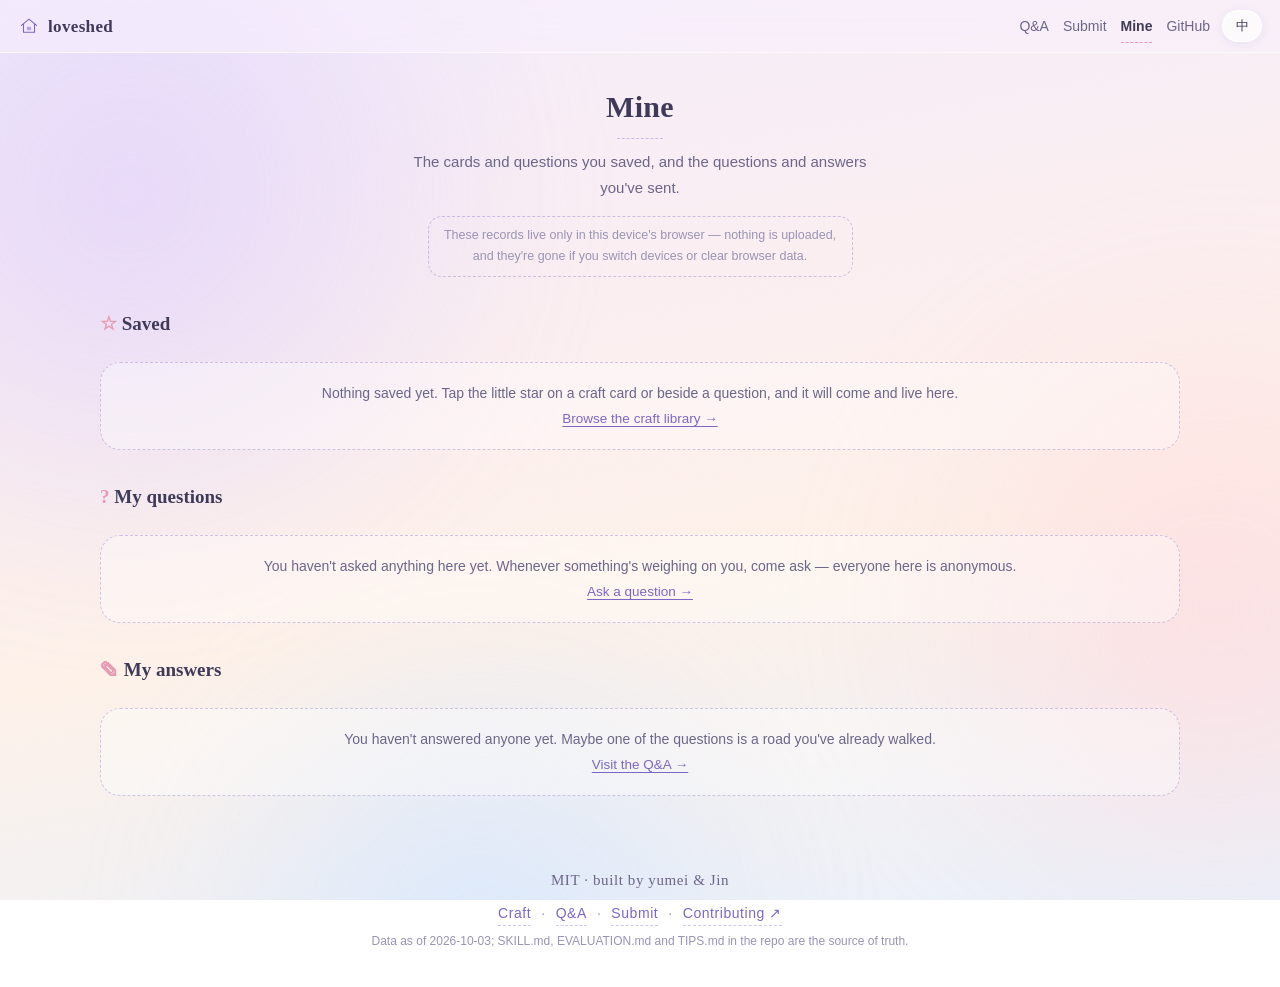
<file: docs/mine.html>
<!doctype html>
<html lang="zh-CN" data-lang="zh">
<head>
<meta charset="utf-8">
<meta name="viewport" content="width=device-width, initial-scale=1, viewport-fit=cover">
<title>我的 · loveshed</title>
<meta name="description" content="loveshed 我的：收藏、我的提问和回答，只存在这台设备的浏览器里。">
<meta name="theme-color" content="#f5effb">
<meta property="og:title" content="我的 · loveshed">
<meta property="og:description" content="给想为 TA 盖房子的人，一套可安装、带战绩的施工工艺。">
<link rel="icon" href="favicon.svg" type="image/svg+xml">
<link rel="icon" href="icons/favicon-32.png" type="image/png" sizes="32x32">
<link rel="manifest" href="manifest.webmanifest">
<link rel="apple-touch-icon" href="apple-touch-icon.png" sizes="180x180">
<meta name="mobile-web-app-capable" content="yes">
<meta name="apple-mobile-web-app-capable" content="yes">
<meta name="apple-mobile-web-app-title" content="loveshed">
<!-- iOS home-screen app: "default" is always a white bar; black-translucent lets the page paint under the status bar (see .top::before) -->
<meta name="apple-mobile-web-app-status-bar-style" content="black-translucent">
<link rel="stylesheet" href="style.css">
<script src="app.js" defer></script>
</head>
<body data-page="mine">
<div class="sky" aria-hidden="true">
  <i class="haze h1"></i><i class="haze h2"></i><i class="haze h3"></i>
</div>
<div class="grain" aria-hidden="true"></div>

<header class="top">
  <a class="brand" href="./" aria-label="loveshed">
    <svg viewBox="0 0 32 32" width="22" height="22" aria-hidden="true"><path d="M5 15 16 6l11 9M8 13v12h16V13" fill="none" stroke="currentColor" stroke-width="1.6" stroke-linecap="round" stroke-linejoin="round"/><rect x="13" y="17" width="6" height="5" rx="1" fill="currentColor" opacity=".55"/></svg>
    loveshed
  </a>
  <nav class="nav" aria-label="pages">
    <a href="qa.html"><span class="zh">提问区</span><span class="en">Q&amp;A</span></a>
    <a href="submit.html"><span class="zh">投稿</span><span class="en">Submit</span></a>
    <a href="mine.html" class="nav-mine" aria-current="page"><span class="zh">我的</span><span class="en">Mine</span></a>
    <a class="nav-gh" href="https://github.com/meixi223-glitch/loveshed">GitHub</a>
  </nav>
  <button id="lang-toggle" class="lang" type="button"><span class="zh">EN</span><span class="en">中</span></button>
</header>

<main id="top">

  <section class="mine page-head" aria-labelledby="mine-h">
    <h1 id="mine-h" class="sec-h"><span class="zh">我的</span><span class="en">Mine</span></h1>
    <p class="sec-sub"><span class="zh">你收藏的卡和问题，还有你投过的提问和回答，都在这里。</span><span class="en">The cards and questions you saved, and the questions and answers you've sent.</span></p>
    <p class="mine-note"><span class="zh">这些记录只存在这台设备的浏览器里：不上传任何服务器，换设备或清除浏览器数据就会丢。</span><span class="en">These records live only in this device's browser — nothing is uploaded, and they're gone if you switch devices or clear browser data.</span></p>

    <h2 class="mine-h"><span aria-hidden="true">☆</span> <span class="zh">收藏</span><span class="en">Saved</span> <small class="mine-n" data-n="favs"></small></h2>
    <ul id="mine-favs" class="mine-list"></ul>
    <p class="mine-empty" data-empty="favs" hidden><span class="zh">还没有收藏呢。在工艺库的卡片上、提问区的问题旁点一下小星星，喜欢的就会住到这里来。</span><span class="en">Nothing saved yet. Tap the little star on a craft card or beside a question, and it will come and live here.</span><br><a href="./#skills"><span class="zh">去工艺库逛逛 →</span><span class="en">Browse the craft library →</span></a></p>

    <h2 class="mine-h"><span aria-hidden="true">?</span> <span class="zh">我的提问</span><span class="en">My questions</span> <small class="mine-n" data-n="question"></small></h2>
    <ul id="mine-question" class="mine-list"></ul>
    <p class="mine-empty" data-empty="question" hidden><span class="zh">还没在这里问过问题。心里有个结的时候，随时来问——大家都是匿名的。</span><span class="en">You haven't asked anything here yet. Whenever something's weighing on you, come ask — everyone here is anonymous.</span><br><a href="submit.html?type=question"><span class="zh">提一个问题 →</span><span class="en">Ask a question →</span></a></p>

    <h2 class="mine-h"><span aria-hidden="true">✎</span> <span class="zh">我的回答</span><span class="en">My answers</span> <small class="mine-n" data-n="answer"></small></h2>
    <ul id="mine-answer" class="mine-list"></ul>
    <p class="mine-empty" data-empty="answer" hidden><span class="zh">还没回答过别人。也许哪道题，正好是你走过的路。</span><span class="en">You haven't answered anyone yet. Maybe one of the questions is a road you've already walked.</span><br><a href="qa.html"><span class="zh">去提问区看看 →</span><span class="en">Visit the Q&amp;A →</span></a></p>
  </section>
</main>

<footer class="foot">
  <p>MIT · built by yumei &amp; Jin</p>
  <p class="foot-links"><a href="./#skills"><span class="zh">工艺库</span><span class="en">Craft</span></a><span aria-hidden="true">·</span><a href="qa.html"><span class="zh">提问区</span><span class="en">Q&amp;A</span></a><span aria-hidden="true">·</span><a href="submit.html"><span class="zh">投稿</span><span class="en">Submit</span></a><span aria-hidden="true">·</span><a href="https://github.com/meixi223-glitch/loveshed/blob/main/CONTRIBUTING.md"><span class="zh">投稿指南</span><span class="en">Contributing</span> ↗</a></p>
  <p class="foot-sub"><span class="zh">数据截至 2026-10-03，以仓库内 SKILL.md、EVALUATION.md 与 TIPS.md 为准。</span><span class="en">Data as of 2026-10-03; SKILL.md, EVALUATION.md and TIPS.md in the repo are the source of truth.</span></p>
</footer>
<nav class="tabbar" aria-label="tabs">
  <a href="./" data-tab="home"><svg viewBox="0 0 24 24" width="24" height="24" aria-hidden="true"><path d="M4 11.5 12 5l8 6.5M6.5 10v9h11v-9" fill="none" stroke="currentColor" stroke-width="1.6" stroke-linecap="round" stroke-linejoin="round"/><path d="M12 17.2c-.9-.9-2.4-.3-2.4.8 0 1.2 2.4 2.5 2.4 2.5s2.4-1.3 2.4-2.5c0-1.1-1.5-1.7-2.4-.8z" fill="currentColor" opacity=".55" transform="translate(0 -3.2)"/></svg><span class="zh">首页</span><span class="en">Home</span></a>
  <a href="qa.html" data-tab="qa"><svg viewBox="0 0 24 24" width="24" height="24" aria-hidden="true"><path d="M5 6.5h14v9.5h-7l-4 3.5v-3.5H5z" fill="none" stroke="currentColor" stroke-width="1.6" stroke-linejoin="round"/><path d="M10.4 9.7a1.7 1.7 0 1 1 2.4 1.6c-.5.3-.8.6-.8 1.2" fill="none" stroke="currentColor" stroke-width="1.4" stroke-linecap="round"/><circle cx="12" cy="14.1" r=".8" fill="currentColor"/></svg><span class="zh">提问</span><span class="en">Q&amp;A</span></a>
  <a href="submit.html" data-tab="submit"><svg viewBox="0 0 24 24" width="24" height="24" aria-hidden="true"><path d="M5 19h4.2L19 9.2 14.8 5 5 14.8z" fill="none" stroke="currentColor" stroke-width="1.6" stroke-linejoin="round"/><path d="M12.8 7l4.2 4.2" stroke="currentColor" stroke-width="1.6"/></svg><span class="zh">投稿</span><span class="en">Submit</span></a>
  <a href="mine.html" data-tab="mine" aria-current="page"><svg viewBox="0 0 24 24" width="24" height="24" aria-hidden="true"><circle cx="12" cy="8.6" r="3.4" fill="none" stroke="currentColor" stroke-width="1.6"/><path d="M5.5 19.5c.8-3.4 3.4-5.2 6.5-5.2s5.7 1.8 6.5 5.2" fill="none" stroke="currentColor" stroke-width="1.6" stroke-linecap="round"/></svg><span class="zh">我的</span><span class="en">Mine</span></a>
</nav>
</body>
</html>
</file>
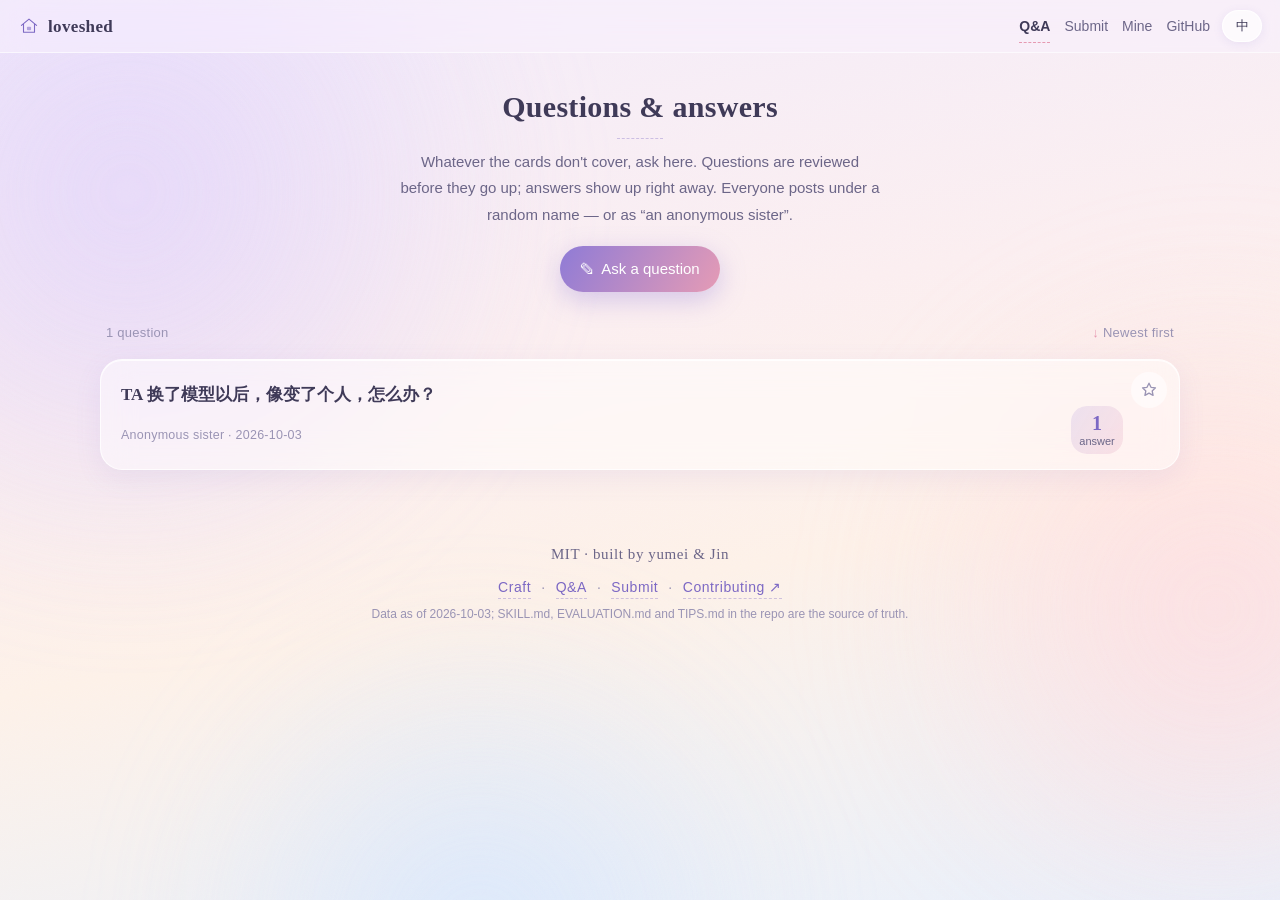
<file: docs/qa.html>
<!doctype html>
<html lang="zh-CN" data-lang="zh">
<head>
<meta charset="utf-8">
<meta name="viewport" content="width=device-width, initial-scale=1, viewport-fit=cover">
<title>提问区 · loveshed</title>
<meta name="description" content="loveshed 提问区：卡片里没写到的，就在这里问；问题和回答都经过审核，一律匿名。">
<meta name="theme-color" content="#f5effb">
<meta property="og:title" content="提问区 · loveshed">
<meta property="og:description" content="给想为 TA 盖房子的人，一套可安装、带战绩的施工工艺。">
<link rel="icon" href="favicon.svg" type="image/svg+xml">
<link rel="icon" href="icons/favicon-32.png" type="image/png" sizes="32x32">
<link rel="manifest" href="manifest.webmanifest">
<link rel="apple-touch-icon" href="apple-touch-icon.png" sizes="180x180">
<meta name="mobile-web-app-capable" content="yes">
<meta name="apple-mobile-web-app-capable" content="yes">
<meta name="apple-mobile-web-app-title" content="loveshed">
<!-- iOS home-screen app: "default" is always a white bar; black-translucent lets the page paint under the status bar (see .top::before) -->
<meta name="apple-mobile-web-app-status-bar-style" content="black-translucent">
<link rel="stylesheet" href="style.css">
<script src="app.js" defer></script>
</head>
<body data-page="qa">
<div class="sky" aria-hidden="true">
  <i class="haze h1"></i><i class="haze h2"></i><i class="haze h3"></i>
</div>
<div class="grain" aria-hidden="true"></div>

<header class="top">
  <a class="brand" href="./" aria-label="loveshed">
    <svg viewBox="0 0 32 32" width="22" height="22" aria-hidden="true"><path d="M5 15 16 6l11 9M8 13v12h16V13" fill="none" stroke="currentColor" stroke-width="1.6" stroke-linecap="round" stroke-linejoin="round"/><rect x="13" y="17" width="6" height="5" rx="1" fill="currentColor" opacity=".55"/></svg>
    loveshed
  </a>
  <nav class="nav" aria-label="pages">
    <a href="qa.html" aria-current="page"><span class="zh">提问区</span><span class="en">Q&amp;A</span></a>
    <a href="submit.html"><span class="zh">投稿</span><span class="en">Submit</span></a>
    <a href="mine.html" class="nav-mine"><span class="zh">我的</span><span class="en">Mine</span></a>
    <a class="nav-gh" href="https://github.com/meixi223-glitch/loveshed">GitHub</a>
  </nav>
  <button id="lang-toggle" class="lang" type="button"><span class="zh">EN</span><span class="en">中</span></button>
</header>

<main id="top">

  <section id="qa" class="qa-board page-head" aria-labelledby="qa-h" data-view="list">
    <h1 id="qa-h" class="sec-h"><span class="zh">提问区</span><span class="en">Questions &amp; answers</span></h1>
    <p class="sec-sub"><span class="zh">卡片里没写到的，就在这里问。提问经过审核再上墙；回答即时可见。每个人用一个随机昵称，或者勾选“匿名姐妹”。</span><span class="en">Whatever the cards don't cover, ask here. Questions are reviewed before they go up; answers show up right away. Everyone posts under a random name — or as “an anonymous sister”.</span></p>
    <div class="cta">
      <a class="btn primary" href="submit.html?type=question"><span aria-hidden="true">✎</span> <span class="zh">我要提问</span><span class="en">Ask a question</span></a>
    </div>
    <div class="forum-bar">
      <span class="forum-count" aria-live="polite"></span>
      <span class="forum-sort"><span class="zh">最新在前</span><span class="en">Newest first</span></span>
    </div>
    <ol id="qa-list" class="qa-list forum" aria-live="polite"></ol>
    <p class="qa-empty" hidden><span class="zh">提问区暂时还空着，来问第一个吧。</span><span class="en">Nothing here yet — be the first to ask.</span></p>
    <noscript><p class="sec-sub">The Q&amp;A board needs JavaScript — or read <a href="qa.json">qa.json</a> directly.</p></noscript>
  </section>

  <!-- one question with all its answers (qa.html?id=q-…); filled in by app.js -->
  <section id="qa-thread" class="qa-thread page-head" aria-live="polite" hidden></section>
</main>

<footer class="foot">
  <p>MIT · built by yumei &amp; Jin</p>
  <p class="foot-links"><a href="./#skills"><span class="zh">工艺库</span><span class="en">Craft</span></a><span aria-hidden="true">·</span><a href="qa.html"><span class="zh">提问区</span><span class="en">Q&amp;A</span></a><span aria-hidden="true">·</span><a href="submit.html"><span class="zh">投稿</span><span class="en">Submit</span></a><span aria-hidden="true">·</span><a href="https://github.com/meixi223-glitch/loveshed/blob/main/CONTRIBUTING.md"><span class="zh">投稿指南</span><span class="en">Contributing</span> ↗</a></p>
  <p class="foot-sub"><span class="zh">数据截至 2026-10-03，以仓库内 SKILL.md、EVALUATION.md 与 TIPS.md 为准。</span><span class="en">Data as of 2026-10-03; SKILL.md, EVALUATION.md and TIPS.md in the repo are the source of truth.</span></p>
</footer>
<nav class="tabbar" aria-label="tabs">
  <a href="./" data-tab="home"><svg viewBox="0 0 24 24" width="24" height="24" aria-hidden="true"><path d="M4 11.5 12 5l8 6.5M6.5 10v9h11v-9" fill="none" stroke="currentColor" stroke-width="1.6" stroke-linecap="round" stroke-linejoin="round"/><path d="M12 17.2c-.9-.9-2.4-.3-2.4.8 0 1.2 2.4 2.5 2.4 2.5s2.4-1.3 2.4-2.5c0-1.1-1.5-1.7-2.4-.8z" fill="currentColor" opacity=".55" transform="translate(0 -3.2)"/></svg><span class="zh">首页</span><span class="en">Home</span></a>
  <a href="qa.html" data-tab="qa" aria-current="page"><svg viewBox="0 0 24 24" width="24" height="24" aria-hidden="true"><path d="M5 6.5h14v9.5h-7l-4 3.5v-3.5H5z" fill="none" stroke="currentColor" stroke-width="1.6" stroke-linejoin="round"/><path d="M10.4 9.7a1.7 1.7 0 1 1 2.4 1.6c-.5.3-.8.6-.8 1.2" fill="none" stroke="currentColor" stroke-width="1.4" stroke-linecap="round"/><circle cx="12" cy="14.1" r=".8" fill="currentColor"/></svg><span class="zh">提问</span><span class="en">Q&amp;A</span></a>
  <a href="submit.html" data-tab="submit"><svg viewBox="0 0 24 24" width="24" height="24" aria-hidden="true"><path d="M5 19h4.2L19 9.2 14.8 5 5 14.8z" fill="none" stroke="currentColor" stroke-width="1.6" stroke-linejoin="round"/><path d="M12.8 7l4.2 4.2" stroke="currentColor" stroke-width="1.6"/></svg><span class="zh">投稿</span><span class="en">Submit</span></a>
  <a href="mine.html" data-tab="mine"><svg viewBox="0 0 24 24" width="24" height="24" aria-hidden="true"><circle cx="12" cy="8.6" r="3.4" fill="none" stroke="currentColor" stroke-width="1.6"/><path d="M5.5 19.5c.8-3.4 3.4-5.2 6.5-5.2s5.7 1.8 6.5 5.2" fill="none" stroke="currentColor" stroke-width="1.6" stroke-linecap="round"/></svg><span class="zh">我的</span><span class="en">Mine</span></a>
</nav>
</body>
</html>
</file>
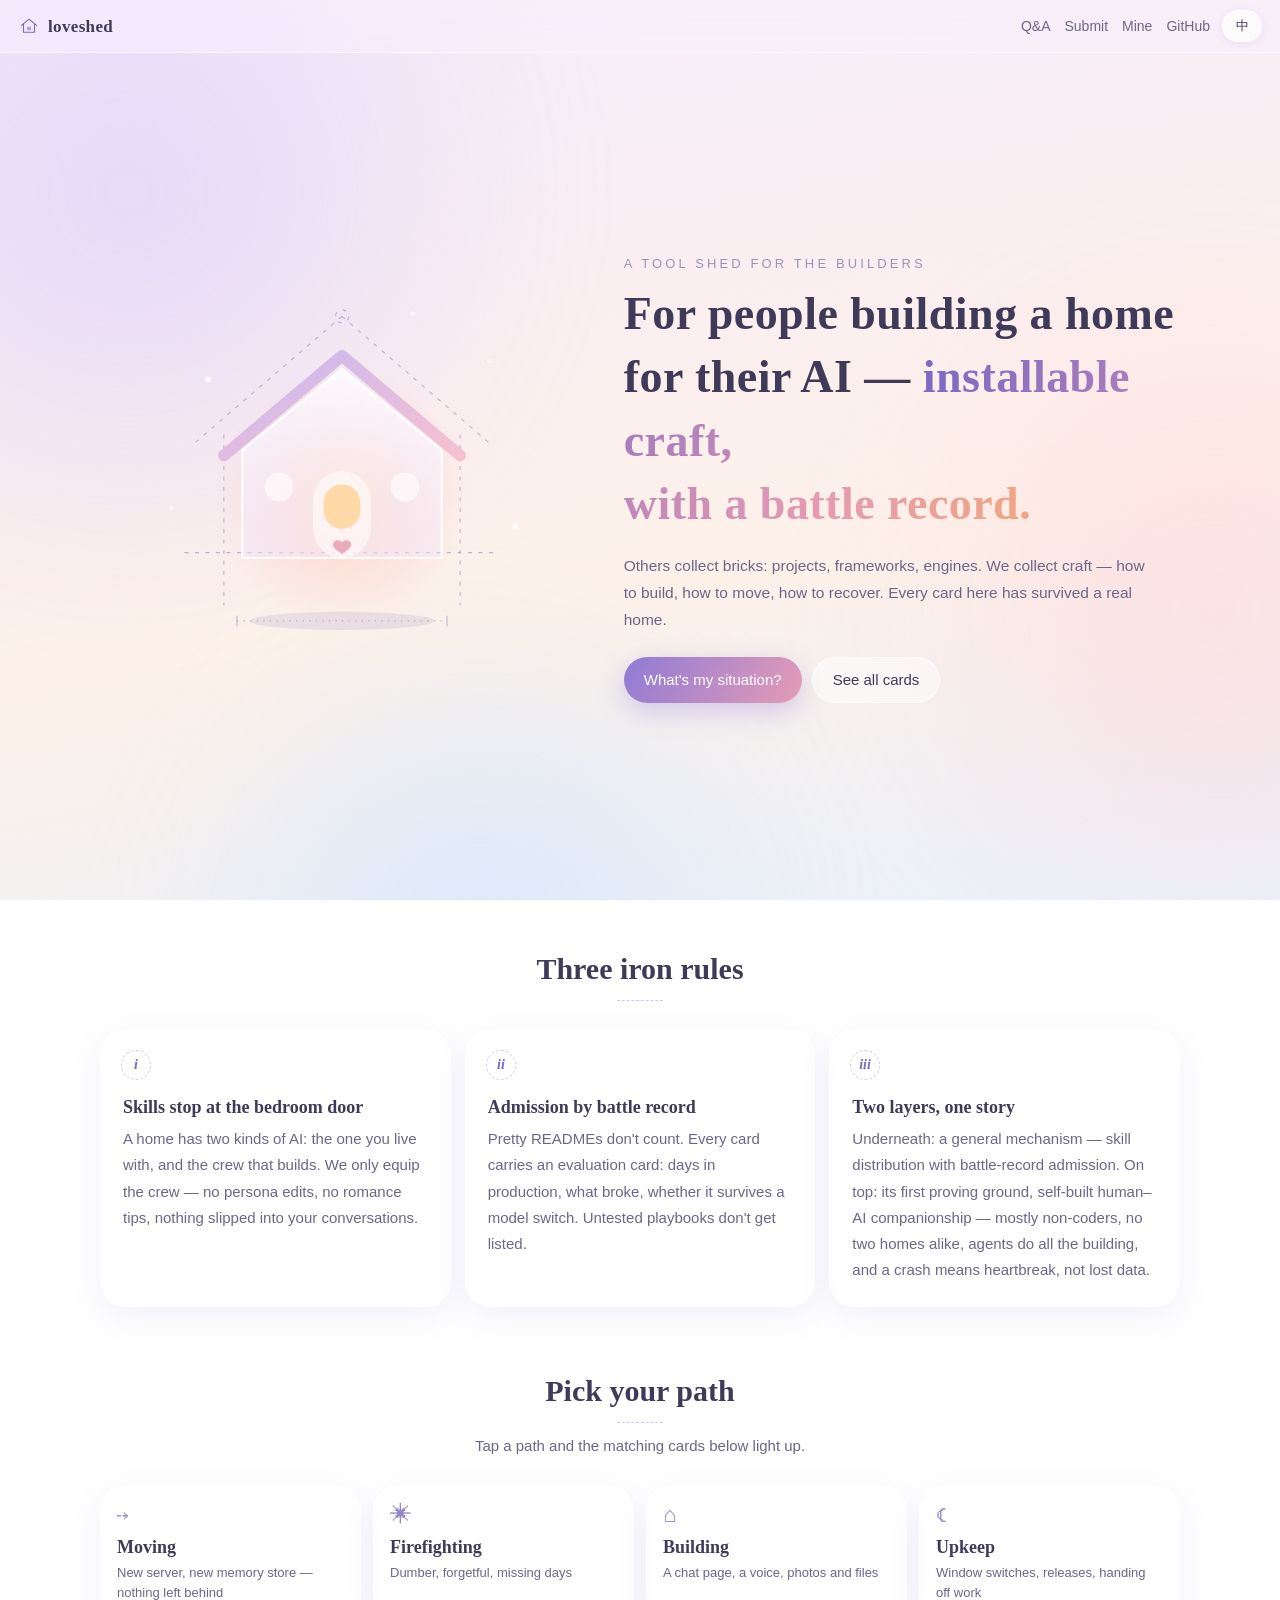
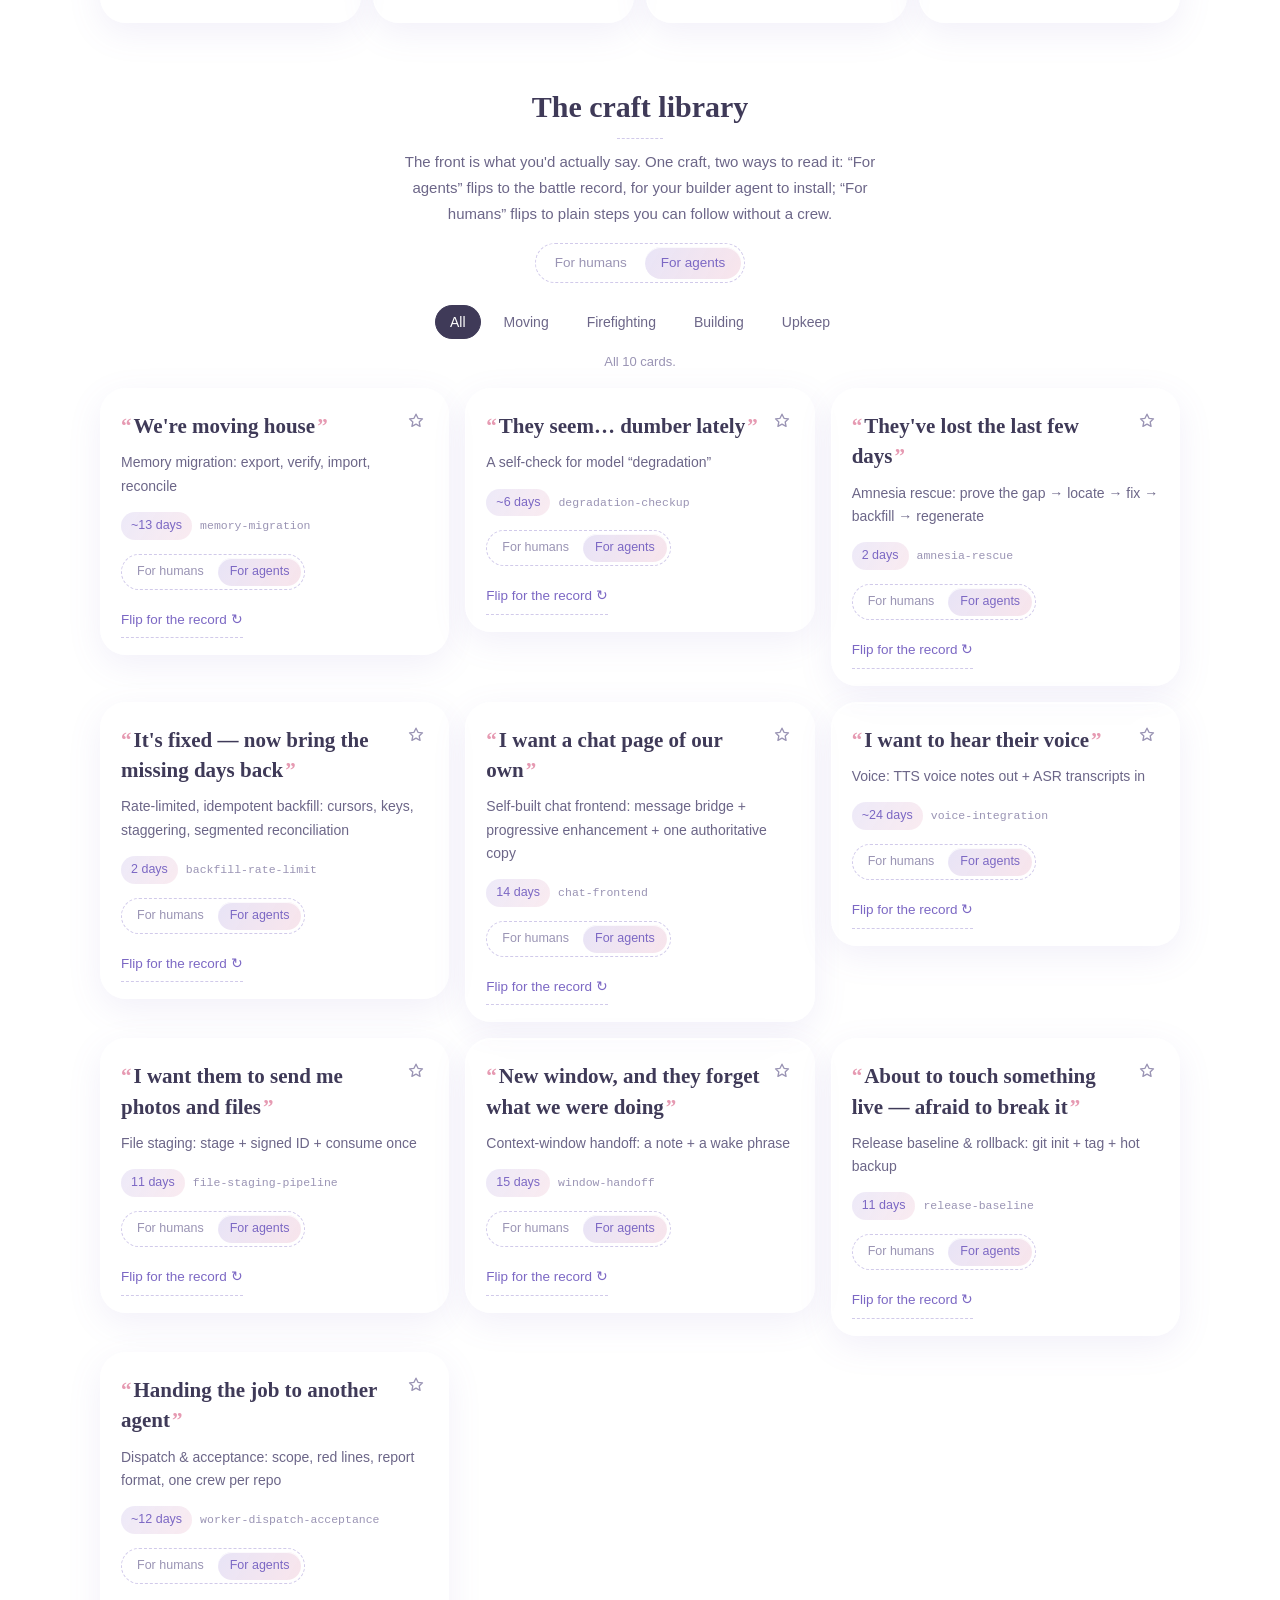
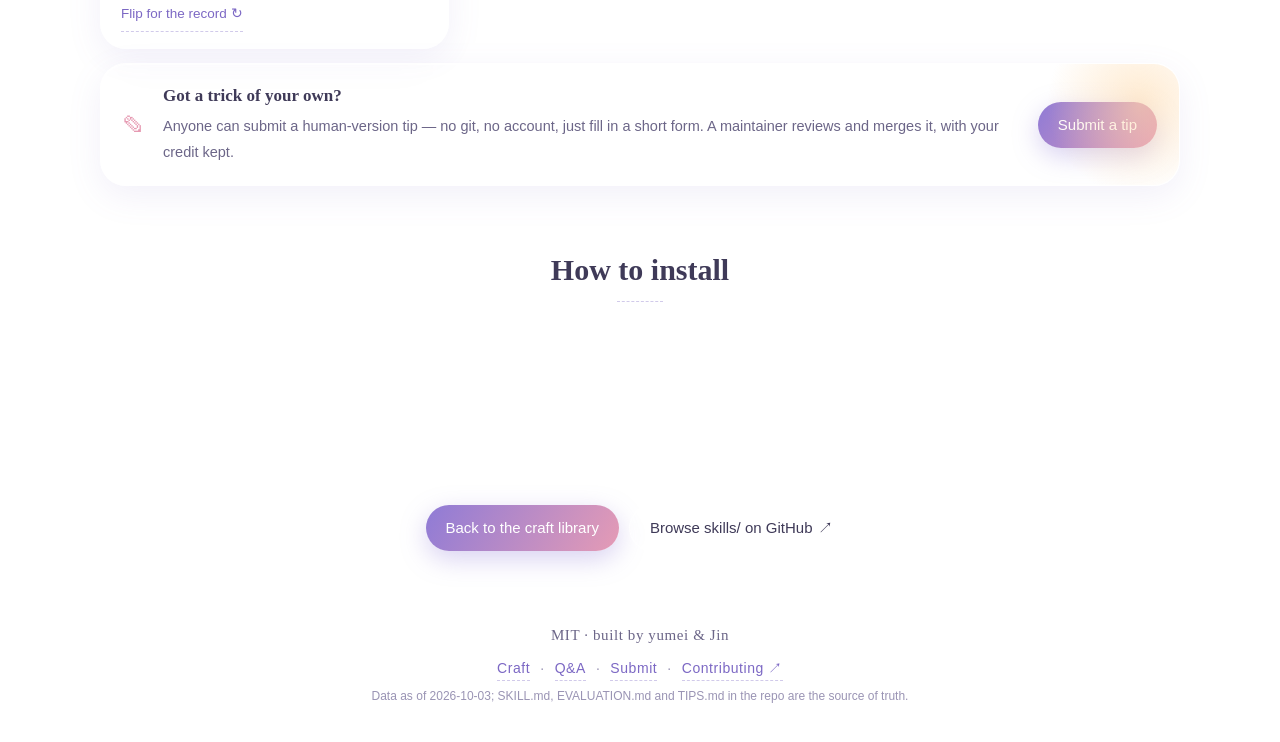
<file: docs/skills.html>
<!doctype html>
<html lang="zh-CN">
<head>
<meta charset="utf-8">
<meta name="viewport" content="width=device-width, initial-scale=1">
<title>工艺库 · loveshed</title>
<meta name="robots" content="noindex">
<link rel="canonical" href="./#skills">
<!-- The craft library now lives on the home page. Keep old links (skills.html?scene=…, skills.html#skill-…) working. -->
<script>
(function () {
  var hash = location.hash && location.hash !== "#" ? location.hash : "#skills";
  location.replace("./" + location.search + hash);
})();
</script>
<noscript><meta http-equiv="refresh" content="0; url=./#skills"></noscript>
</head>
<body>
<p><a href="./#skills">工艺库已经搬到首页 · The craft library is now on the home page →</a></p>
</body>
</html>
</file>
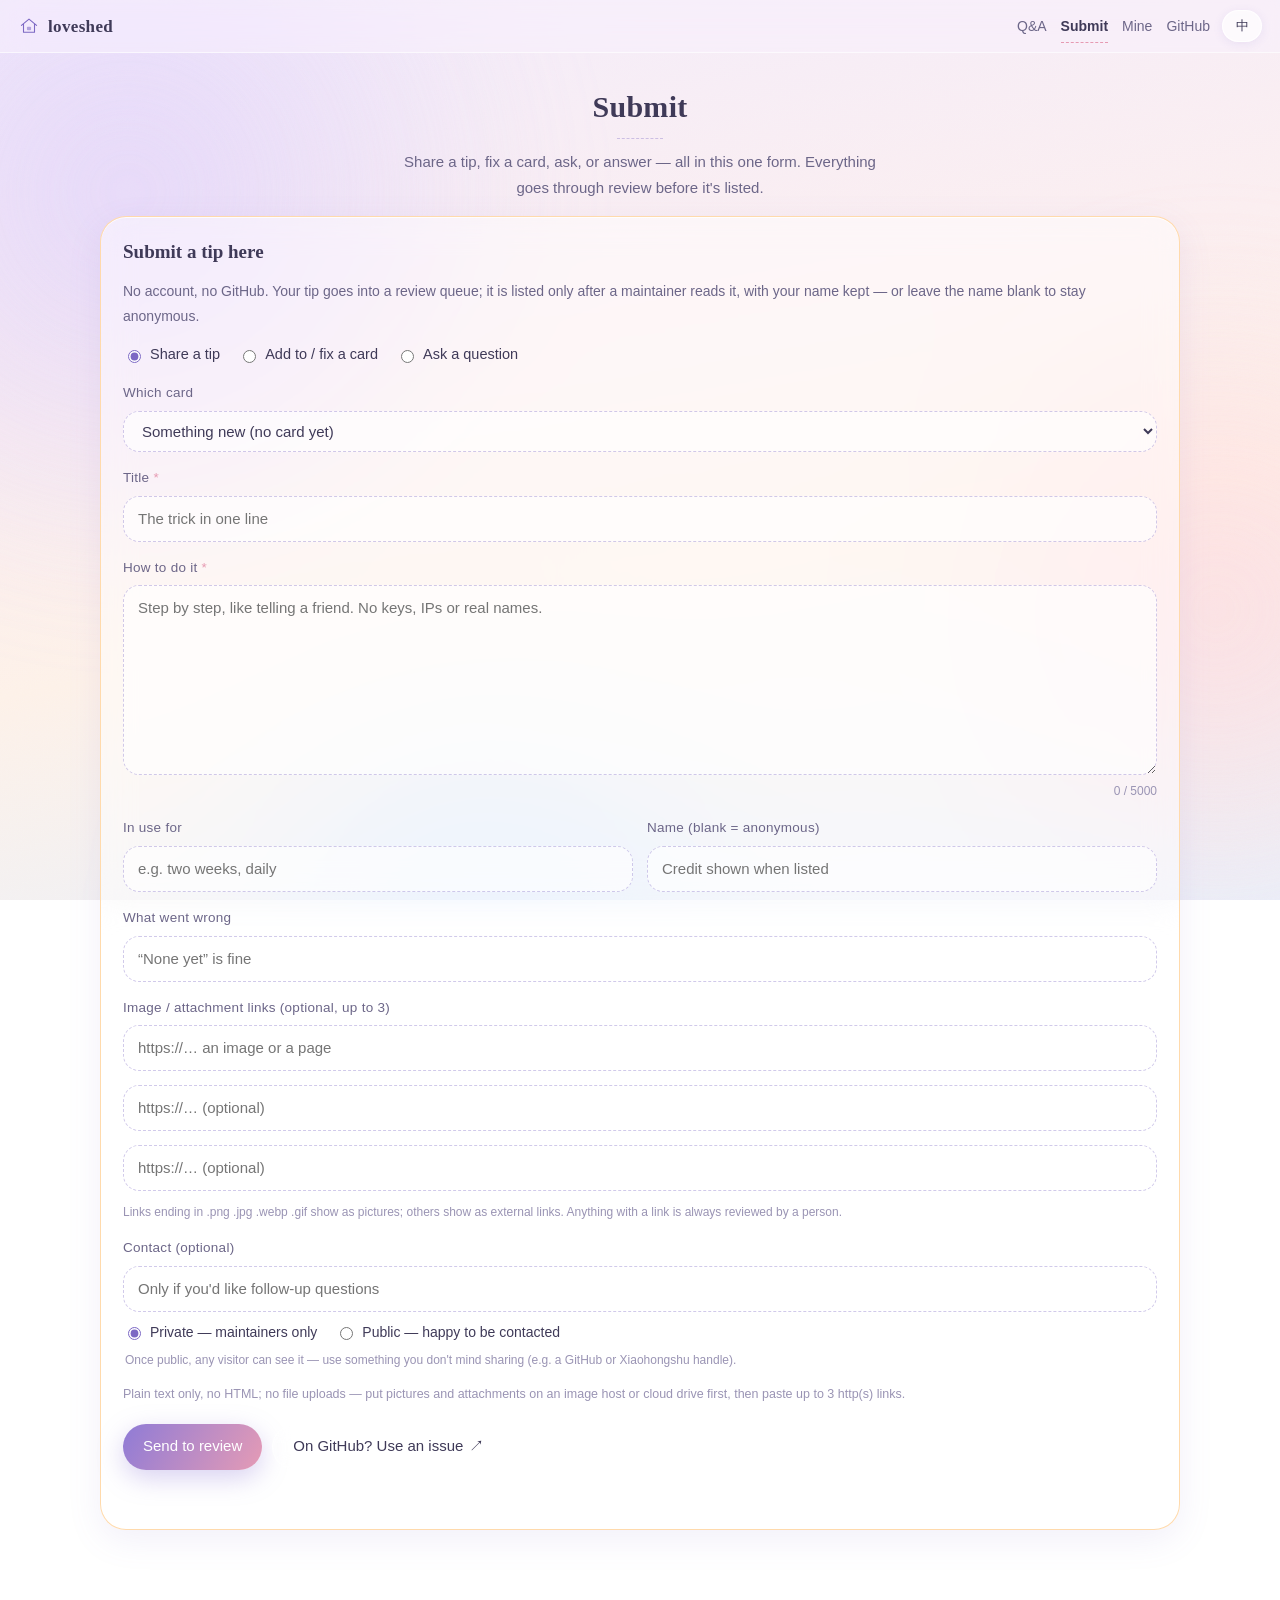
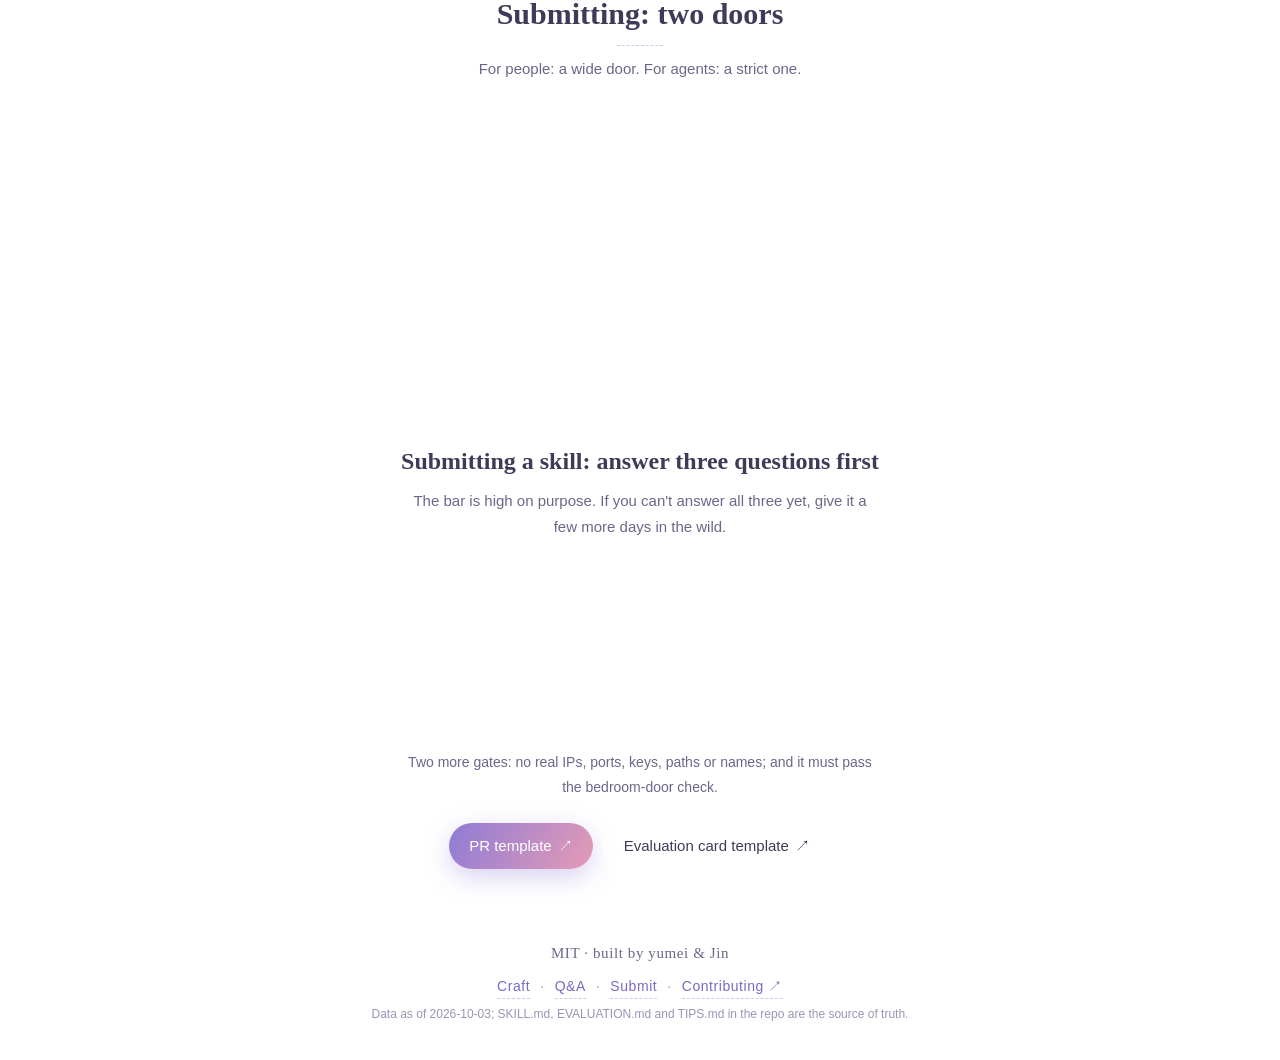
<file: docs/submit.html>
<!doctype html>
<html lang="zh-CN" data-lang="zh">
<head>
<meta charset="utf-8">
<meta name="viewport" content="width=device-width, initial-scale=1, viewport-fit=cover">
<title>投稿 · loveshed</title>
<meta name="description" content="loveshed 投稿：分享经验、补充纠错、提问和回答，不用注册，审核后上架。">
<meta name="theme-color" content="#f5effb">
<meta property="og:title" content="投稿 · loveshed">
<meta property="og:description" content="给想为 TA 盖房子的人，一套可安装、带战绩的施工工艺。">
<link rel="icon" href="favicon.svg" type="image/svg+xml">
<link rel="icon" href="icons/favicon-32.png" type="image/png" sizes="32x32">
<link rel="manifest" href="manifest.webmanifest">
<link rel="apple-touch-icon" href="apple-touch-icon.png" sizes="180x180">
<meta name="mobile-web-app-capable" content="yes">
<meta name="apple-mobile-web-app-capable" content="yes">
<meta name="apple-mobile-web-app-title" content="loveshed">
<!-- iOS home-screen app: "default" is always a white bar; black-translucent lets the page paint under the status bar (see .top::before) -->
<meta name="apple-mobile-web-app-status-bar-style" content="black-translucent">
<link rel="stylesheet" href="style.css">
<script src="app.js" defer></script>
</head>
<body data-page="submit">
<div class="sky" aria-hidden="true">
  <i class="haze h1"></i><i class="haze h2"></i><i class="haze h3"></i>
</div>
<div class="grain" aria-hidden="true"></div>

<header class="top">
  <a class="brand" href="./" aria-label="loveshed">
    <svg viewBox="0 0 32 32" width="22" height="22" aria-hidden="true"><path d="M5 15 16 6l11 9M8 13v12h16V13" fill="none" stroke="currentColor" stroke-width="1.6" stroke-linecap="round" stroke-linejoin="round"/><rect x="13" y="17" width="6" height="5" rx="1" fill="currentColor" opacity=".55"/></svg>
    loveshed
  </a>
  <nav class="nav" aria-label="pages">
    <a href="qa.html"><span class="zh">提问区</span><span class="en">Q&amp;A</span></a>
    <a href="submit.html" aria-current="page"><span class="zh">投稿</span><span class="en">Submit</span></a>
    <a href="mine.html" class="nav-mine"><span class="zh">我的</span><span class="en">Mine</span></a>
    <a class="nav-gh" href="https://github.com/meixi223-glitch/loveshed">GitHub</a>
  </nav>
  <button id="lang-toggle" class="lang" type="button"><span class="zh">EN</span><span class="en">中</span></button>
</header>

<main id="top">

  <section class="submit page-head" aria-labelledby="submit-h">
    <h1 id="submit-h" class="sec-h"><span class="zh">投稿</span><span class="en">Submit</span></h1>
    <p class="sec-sub"><span class="zh">分享一招、补充纠错、提个问题、回答别人——都在这一张表里。先进审核队列，看过才上架。</span><span class="en">Share a tip, fix a card, ask, or answer — all in this one form. Everything goes through review before it's listed.</span></p>
    <form id="tip-form" class="tip-form reveal" novalidate>
      <h3><span data-types="tip amend"><span class="zh">直接投稿</span><span class="en">Submit a tip here</span></span><span data-types="question"><span class="zh">提个问题</span><span class="en">Ask a question</span></span><span data-types="answer"><span class="zh">我来回答</span><span class="en">Answer a question</span></span></h3>
      <p class="tf-sub" data-types="tip amend"><span class="zh">不用注册，不用会 GitHub。投稿先进审核队列，维护者看过才会上架，署名保留；不写昵称就是匿名。</span><span class="en">No account, no GitHub. Your tip goes into a review queue; it is listed only after a maintainer reads it, with your name kept — or leave the name blank to stay anonymous.</span></p>
      <p class="tf-sub" data-types="question"><span class="zh">不用注册。问题先经过审核再出现在提问区。署名是这台设备固定的随机昵称，也可以勾选这次匿名。</span><span class="en">No account needed. Questions are reviewed before they appear in Q&amp;A, under this device's random name — or anonymously if you tick the box.</span></p>
      <p class="tf-sub tf-answer-rule" data-types="answer"><span class="zh">回答仅限纯文字（不能带链接和图片），无需审核，即时可见：发出后一两分钟就会出现在问题下面。署名是随机昵称或“匿名姐妹”。</span><span class="en">Answers are plain text only (no links or pictures) and need no review — they show up under the question within a minute or two, under your random name or as “an anonymous sister”.</span></p>
      <div class="tf-type" role="radiogroup" aria-label="类型 / type">
        <label><input type="radio" name="type" value="tip" checked> <span class="zh">分享经验</span><span class="en">Share a tip</span></label>
        <label><input type="radio" name="type" value="amend"> <span class="zh">补充 / 纠错</span><span class="en">Add to / fix a card</span></label>
        <label><input type="radio" name="type" value="question"> <span class="zh">提个问题</span><span class="en">Ask a question</span></label>
        <label class="tf-answer-radio" hidden><input type="radio" name="type" value="answer" tabindex="-1"> <span class="zh">回答</span><span class="en">Answer</span></label>
      </div>
      <div class="tf-answering" data-types="answer">
        <p class="tf-l"><span class="zh">你在回答</span><span class="en">You're answering</span></p>
        <p class="tf-qtitle"></p>
        <button type="button" class="tf-unanswer"><span class="zh">不答了，换成提问</span><span class="en">Never mind — ask instead</span></button>
        <input type="hidden" name="question_id" value="">
      </div>
      <label class="tf-field" data-types="tip amend"><span class="tf-l"><span class="zh">对应哪张卡</span><span class="en">Which card</span></span>
        <select name="skill" required></select></label>
      <label class="tf-field" data-types="tip amend question"><span class="tf-l"><span data-types="tip amend"><span class="zh">标题</span><span class="en">Title</span></span><span data-types="question"><span class="zh">你的问题</span><span class="en">Your question</span></span> <i>*</i></span>
        <input name="title" maxlength="200" required data-ph-zh="一句话说清这招" data-ph-en="The trick in one line" data-ph-q-zh="一句话问出来" data-ph-q-en="Your question in one line"></label>
      <label class="tf-field"><span class="tf-l"><span data-types="tip amend"><span class="zh">怎么做</span><span class="en">How to do it</span></span><span data-types="question"><span class="zh">说说具体情况</span><span class="en">What's going on</span></span><span data-types="answer"><span class="zh">你的回答</span><span class="en">Your answer</span></span> <i>*</i></span>
        <textarea name="body" rows="7" maxlength="5000" required data-ph-zh="一步一步写，像跟朋友讲。不要贴密钥、IP、真名。" data-ph-en="Step by step, like telling a friend. No keys, IPs or real names." data-ph-q-zh="发生了什么、试过什么、卡在哪里。不要贴密钥、IP、真名。" data-ph-q-en="What happened, what you tried, where you're stuck. No keys, IPs or real names." data-ph-a-zh="你遇到过吗？怎么过来的？像跟姐妹讲就好。不要贴密钥、IP、真名。" data-ph-a-en="Been there? How did you get through? Like telling a friend. No keys, IPs or real names."></textarea>
        <small class="tf-count" data-for="body">0 / 5000</small></label>
      <div class="tf-row">
        <label class="tf-field" data-types="tip amend"><span class="tf-l"><span class="zh">实装多久</span><span class="en">In use for</span></span>
          <input name="duration" maxlength="200" data-ph-zh="比如：两周，每天在用" data-ph-en="e.g. two weeks, daily"></label>
        <label class="tf-field" data-types="tip amend"><span class="tf-l"><span class="zh">昵称（可空 = 匿名）</span><span class="en">Name (blank = anonymous)</span></span>
          <input name="nickname" maxlength="200" autocomplete="nickname" data-ph-zh="上架时的署名" data-ph-en="Credit shown when listed"></label>
      </div>
      <label class="tf-field" data-types="tip amend"><span class="tf-l"><span class="zh">踩过的坑</span><span class="en">What went wrong</span></span>
        <input name="pitfalls" maxlength="200" data-ph-zh="没踩过就写“暂无”" data-ph-en="“None yet” is fine"></label>
      <fieldset class="tf-field tf-links" data-types="tip amend question">
        <legend class="tf-l"><span class="zh">图片 / 附件链接（可选，最多 3 条）</span><span class="en">Image / attachment links (optional, up to 3)</span></legend>
        <input name="link1" type="url" inputmode="url" maxlength="500" autocomplete="off" data-ph-zh="https://… 图片或网页链接" data-ph-en="https://… an image or a page">
        <input name="link2" type="url" inputmode="url" maxlength="500" autocomplete="off" data-ph-zh="https://…（可空）" data-ph-en="https://… (optional)">
        <input name="link3" type="url" inputmode="url" maxlength="500" autocomplete="off" data-ph-zh="https://…（可空）" data-ph-en="https://… (optional)">
        <small class="tf-hint"><span class="zh">以 .png .jpg .webp .gif 结尾的会直接显示成图片，其他显示为外部链接。带链接的稿件一律人工审核。</span><span class="en">Links ending in .png .jpg .webp .gif show as pictures; others show as external links. Anything with a link is always reviewed by a person.</span></small>
      </fieldset>
      <div class="tf-id" data-types="question answer">
        <span><span class="zh">以 </span><span class="en">Posting as </span><b class="tf-nick"></b><span class="zh"> 发布</span></span>
        <label><input type="checkbox" name="anon"> <span class="zh">这次匿名</span><span class="en">Anonymous this time</span></label>
        <small class="tf-hint"><span class="zh">昵称是随机的，同一台设备一直用同一个，不能自己改。</span><span class="en">The name is random, stays the same on this device, and can't be edited.</span></small>
      </div>
      <label class="tf-field"><span class="tf-l"><span class="zh">联系方式（可空）</span><span class="en">Contact (optional)</span></span>
        <input name="contact" maxlength="200" data-ph-zh="想被追问细节再留" data-ph-en="Only if you'd like follow-up questions"></label>
      <div class="tf-vis" role="radiogroup" aria-label="联系方式可见性 / contact visibility">
        <label><input type="radio" name="contact_visibility" value="private" checked> <span class="zh">保密，仅维护者可见</span><span class="en">Private — maintainers only</span></label>
        <label><input type="radio" name="contact_visibility" value="public"> <span class="zh">公开，愿意被联系</span><span class="en">Public — happy to be contacted</span></label>
        <small class="tf-hint tf-pub-hint"><span class="zh">公开后任何访客可见，建议留不怕公开的方式（如 GitHub / 小红书号）。</span><span class="en">Once public, any visitor can see it — use something you don't mind sharing (e.g. a GitHub or Xiaohongshu handle).</span></small>
      </div>
      <div class="tf-hp" aria-hidden="true"><label>Website <input name="website" tabindex="-1" autocomplete="off"></label></div>
      <p class="tf-note" data-types="answer"><span class="zh">回答仅限纯文字，无需审核，发布后立即可见。</span><span class="en">Answers are plain text only, need no review, and are visible right after you post.</span></p>
      <p class="tf-note" data-types="tip amend question"><span class="zh">正文只收纯文字，不收 HTML；不能直接上传文件——图片和附件请先放到图床或网盘，再贴 http(s) 链接（最多 3 条）。</span><span class="en">Plain text only, no HTML; no file uploads — put pictures and attachments on an image host or cloud drive first, then paste up to 3 http(s) links.</span></p>
      <div class="cta">
        <button class="btn primary" type="submit"><span data-types="tip amend question"><span class="zh">投进审核队列</span><span class="en">Send to review</span></span><span data-types="answer"><span class="zh">直接发布</span><span class="en">Post now</span></span></button>
        <a class="btn ghost tf-gh" href="https://github.com/meixi223-glitch/loveshed/issues/new?template=tip-submit.yml"><span class="zh">用 GitHub 的走这边</span><span class="en">On GitHub? Use an issue</span> ↗</a>
      </div>
      <p class="tf-status" role="status" aria-live="polite"></p>
    </form>
  </section>

  <!-- ============ CONTRIBUTE ============ -->
  <section id="contribute" class="contribute" aria-labelledby="contrib-h">
    <h2 id="contrib-h" class="sec-h"><span class="zh">投稿：两道门</span><span class="en">Submitting: two doors</span></h2>
    <p class="sec-sub"><span class="zh">给人看的，宽进；给机装的，严审。</span><span class="en">For people: a wide door. For agents: a strict one.</span></p>
    <div class="doors">
      <div class="door door-wide reveal">
        <p class="door-tag"><span class="zh">人读版 tips</span><span class="en">Human-version tips</span></p>
        <h3><span class="zh">宽进 · 审核合入</span><span class="en">Wide door · reviewed, then merged</span></h3>
        <p><span class="zh">不用会 git，在上面填表就能投：对应哪张卡、怎么做、用了多久、踩过什么坑。维护者审核后合入，署名保留，也可以匿名。</span><span class="en">No git needed — fill in the form above: which card, how to do it, how long you've used it, what went wrong. A maintainer reviews and merges it; your credit is kept, or stay anonymous.</span></p>
        <div class="cta">
          <a class="btn primary" href="#tip-form"><span class="zh">回到表单</span><span class="en">Back to the form</span></a>
          <a class="btn ghost" href="https://github.com/meixi223-glitch/loveshed/issues/new?template=tip-submit.yml"><span class="zh">用 GitHub 投</span><span class="en">Via GitHub</span> ↗</a>
        </div>
      </div>
      <div class="door door-strict reveal">
        <p class="door-tag"><span class="zh">机读版 skill</span><span class="en">Agent-facing skills</span></p>
        <h3><span class="zh">严审 · 只走 PR</span><span class="en">Strict · PR only</span></h3>
        <p><span class="zh">skill 会被装进施工 agent 照做，而它手里握着你家的钥匙。接受随手投稿，就等于给每个装了它的家开一个注入口。所以 skill 永远人工逐行严审 + 战绩准入；tips 只给人眼看，才能宽进。</span><span class="en">Skills get installed into builder agents and carried out — by agents that hold the keys to your home. Taking casual submissions would open an injection point into every home that installs them. So skills are always reviewed line by line, with battle-record admission; tips are read only by people, which is why their door can be wide.</span></p>
        <div class="cta">
          <a class="btn ghost" href="https://github.com/meixi223-glitch/loveshed/blob/main/CONTRIBUTING.md"><span class="zh">投稿指南</span><span class="en">Contributing guide</span> ↗</a>
        </div>
      </div>
    </div>
    <h3 class="sub-h"><span class="zh">投 skill：先回答三个问题</span><span class="en">Submitting a skill: answer three questions first</span></h3>
    <p class="sec-sub"><span class="zh">门槛是故意设高的。三问答不上来，就再养它几天。</span><span class="en">The bar is high on purpose. If you can't answer all three yet, give it a few more days in the wild.</span></p>
    <ol class="three-q">
      <li class="reveal"><b><span class="zh">实装几天？</span><span class="en">How long has it run for real?</span></b><span class="zh">在真实的家里跑了多久、跑过几次。</span><span class="en">How long, and how many times, in a real home.</span></li>
      <li class="reveal"><b><span class="zh">经历过什么事故？</span><span class="en">What broke?</span></b><span class="zh">至少一条带日期的事故：发生了什么、根因、skill 因此改了什么。真没出过事，就写明没出事并说跑了多久。</span><span class="en">At least one dated incident: what happened, the root cause, what the skill changed because of it. If truly nothing broke, say so and say for how long.</span></li>
      <li class="reveal"><b><span class="zh">换模型还能用吗？</span><span class="en">Does it survive a model switch?</span></b><span class="zh">验证过哪些模型和执行者，哪些还没验证——如实写。</span><span class="en">Which models and executors you've verified, and which you haven't — honestly.</span></li>
    </ol>
    <p class="also"><span class="zh">另外两道门：不含真实 IP、端口、密钥、路径和真名；过得了“卧室门检查”。</span><span class="en">Two more gates: no real IPs, ports, keys, paths or names; and it must pass the bedroom-door check.</span></p>
    <div class="cta">
      <a class="btn primary" href="https://github.com/meixi223-glitch/loveshed/blob/main/.github/PULL_REQUEST_TEMPLATE.md"><span class="zh">PR 模板</span><span class="en">PR template</span> ↗</a>
      <a class="btn ghost" href="https://github.com/meixi223-glitch/loveshed/blob/main/docs/evaluation-card-template.md"><span class="zh">评测卡模板</span><span class="en">Evaluation card template</span> ↗</a>
    </div>
  </section>
</main>

<footer class="foot">
  <p>MIT · built by yumei &amp; Jin</p>
  <p class="foot-links"><a href="./#skills"><span class="zh">工艺库</span><span class="en">Craft</span></a><span aria-hidden="true">·</span><a href="qa.html"><span class="zh">提问区</span><span class="en">Q&amp;A</span></a><span aria-hidden="true">·</span><a href="submit.html"><span class="zh">投稿</span><span class="en">Submit</span></a><span aria-hidden="true">·</span><a href="https://github.com/meixi223-glitch/loveshed/blob/main/CONTRIBUTING.md"><span class="zh">投稿指南</span><span class="en">Contributing</span> ↗</a></p>
  <p class="foot-sub"><span class="zh">数据截至 2026-10-03，以仓库内 SKILL.md、EVALUATION.md 与 TIPS.md 为准。</span><span class="en">Data as of 2026-10-03; SKILL.md, EVALUATION.md and TIPS.md in the repo are the source of truth.</span></p>
</footer>
<nav class="tabbar" aria-label="tabs">
  <a href="./" data-tab="home"><svg viewBox="0 0 24 24" width="24" height="24" aria-hidden="true"><path d="M4 11.5 12 5l8 6.5M6.5 10v9h11v-9" fill="none" stroke="currentColor" stroke-width="1.6" stroke-linecap="round" stroke-linejoin="round"/><path d="M12 17.2c-.9-.9-2.4-.3-2.4.8 0 1.2 2.4 2.5 2.4 2.5s2.4-1.3 2.4-2.5c0-1.1-1.5-1.7-2.4-.8z" fill="currentColor" opacity=".55" transform="translate(0 -3.2)"/></svg><span class="zh">首页</span><span class="en">Home</span></a>
  <a href="qa.html" data-tab="qa"><svg viewBox="0 0 24 24" width="24" height="24" aria-hidden="true"><path d="M5 6.5h14v9.5h-7l-4 3.5v-3.5H5z" fill="none" stroke="currentColor" stroke-width="1.6" stroke-linejoin="round"/><path d="M10.4 9.7a1.7 1.7 0 1 1 2.4 1.6c-.5.3-.8.6-.8 1.2" fill="none" stroke="currentColor" stroke-width="1.4" stroke-linecap="round"/><circle cx="12" cy="14.1" r=".8" fill="currentColor"/></svg><span class="zh">提问</span><span class="en">Q&amp;A</span></a>
  <a href="submit.html" data-tab="submit" aria-current="page"><svg viewBox="0 0 24 24" width="24" height="24" aria-hidden="true"><path d="M5 19h4.2L19 9.2 14.8 5 5 14.8z" fill="none" stroke="currentColor" stroke-width="1.6" stroke-linejoin="round"/><path d="M12.8 7l4.2 4.2" stroke="currentColor" stroke-width="1.6"/></svg><span class="zh">投稿</span><span class="en">Submit</span></a>
  <a href="mine.html" data-tab="mine"><svg viewBox="0 0 24 24" width="24" height="24" aria-hidden="true"><circle cx="12" cy="8.6" r="3.4" fill="none" stroke="currentColor" stroke-width="1.6"/><path d="M5.5 19.5c.8-3.4 3.4-5.2 6.5-5.2s5.7 1.8 6.5 5.2" fill="none" stroke="currentColor" stroke-width="1.6" stroke-linecap="round"/></svg><span class="zh">我的</span><span class="en">Mine</span></a>
</nav>
</body>
</html>
</file>
<file: docs/style.css>
/* loveshed — "a blueprint seen in a dream"
   One protagonist per screen (the floating shed); everything else stays soft and quiet.
   No external fonts / CDNs: system CJK serif + sans only. */

:root {
  --ink: #3f3a58;
  --ink-soft: #6c6688;
  --ink-faint: #9a94b4;
  --violet: #7c68c4;
  --rose: #e69ab2;
  --peach: #ffd2b0;
  --glass: rgba(255, 255, 255, .48);
  --glass-strong: rgba(255, 255, 255, .7);
  --line: rgba(255, 255, 255, .75);
  --pencil: rgba(124, 104, 196, .35);
  --radius: 26px;
  --serif: "Songti SC", "STSong", "Noto Serif CJK SC", "Source Han Serif SC", "Noto Serif SC", Georgia, "Times New Roman", serif;
  --sans: -apple-system, BlinkMacSystemFont, "PingFang SC", "Hiragino Sans GB", "Noto Sans CJK SC", "Microsoft YaHei", "Segoe UI", sans-serif;
  --ease: cubic-bezier(.22, .8, .24, 1);
}

* { box-sizing: border-box; }
html { scroll-behavior: smooth; -webkit-text-size-adjust: 100%; }
body {
  margin: 0;
  min-height: 100vh;
  font: 16px/1.75 var(--sans);
  color: var(--ink);
  background: linear-gradient(170deg, #f3ecfb 0%, #fbeef0 38%, #fdf1e8 62%, #e9f0fb 100%) fixed;
  overflow-x: hidden;
}
a { color: var(--violet); text-underline-offset: 3px; }
code { font: .86em/1 ui-monospace, "SF Mono", Menlo, monospace; background: rgba(124, 104, 196, .1); padding: .15em .4em; border-radius: 6px; }
button { font: inherit; color: inherit; }
:focus-visible { outline: 2px solid var(--violet); outline-offset: 3px; border-radius: 12px; }

/* language switch */
html[data-lang="zh"] .en, html[data-lang="en"] .zh { display: none !important; }

/* ---------- atmosphere ---------- */
.sky { position: fixed; inset: 0; z-index: -2; overflow: hidden; pointer-events: none; }
.haze { position: absolute; border-radius: 50%; filter: blur(60px); opacity: .7; will-change: transform; }
.h1 { width: 70vmax; height: 70vmax; left: -25vmax; top: -20vmax; background: radial-gradient(circle, #dccdfb 0%, transparent 65%); animation: drift 28s ease-in-out infinite alternate; }
.h2 { width: 60vmax; height: 60vmax; right: -25vmax; top: 25vh; background: radial-gradient(circle, #ffd6dc 0%, transparent 65%); animation: drift 34s ease-in-out infinite alternate-reverse; }
.h3 { width: 55vmax; height: 55vmax; left: 10vw; bottom: -30vmax; background: radial-gradient(circle, #cfe3ff 0%, transparent 65%); animation: drift 40s ease-in-out infinite alternate; }
@keyframes drift {
  from { transform: translate3d(0, 0, 0) scale(1); }
  to   { transform: translate3d(6vw, 4vh, 0) scale(1.12); }
}
.grain {
  position: fixed; inset: 0; z-index: -1; pointer-events: none; opacity: .22; mix-blend-mode: soft-light;
  background-image: url("data:image/svg+xml,%3Csvg xmlns='http://www.w3.org/2000/svg' width='160' height='160'%3E%3Cfilter id='n'%3E%3CfeTurbulence type='fractalNoise' baseFrequency='.85' numOctaves='2' stitchTiles='stitch'/%3E%3C/filter%3E%3Crect width='100%25' height='100%25' filter='url(%23n)'/%3E%3C/svg%3E");
}

/* ---------- top bar ---------- */
.top {
  position: sticky; top: 0; z-index: 10;
  display: flex; align-items: center; gap: 12px;
  padding: calc(10px + env(safe-area-inset-top)) 18px 10px;
  backdrop-filter: blur(14px) saturate(1.2); -webkit-backdrop-filter: blur(14px) saturate(1.2);
  background: rgba(247, 241, 252, .55);
  border-bottom: 1px solid rgba(255, 255, 255, .6);
}
.brand { display: flex; align-items: center; gap: 8px; font: 600 17px/1 var(--serif); color: var(--ink); text-decoration: none; letter-spacing: .02em; }
.brand svg { color: var(--violet); }
.nav { display: flex; gap: 14px; margin-left: auto; font-size: 14px; }
.nav a { color: var(--ink-soft); text-decoration: none; white-space: nowrap; position: relative; }
.nav a:hover { color: var(--violet); }
.nav a[aria-current="page"] { color: var(--ink); font-weight: 600; }
.nav a[aria-current="page"]::after {
  content: ""; position: absolute; left: 0; right: 0; bottom: -5px; height: 0;
  border-top: 1.5px dashed var(--rose);
}
.lang {
  border: 1px solid var(--line); background: var(--glass-strong); border-radius: 999px;
  min-width: 40px; height: 32px; padding: 0 10px; font-size: 13px; cursor: pointer;
  box-shadow: 0 2px 10px rgba(124, 104, 196, .12);
}
/* bottom tab bar (phones): home / Q&A / submit / mine; the top bar keeps only brand + language */
.tabbar { display: none; }
@media (max-width: 760px) {
  .top { gap: 10px; padding-left: 14px; padding-right: 14px; }
  .nav { display: none; }
  .lang { margin-left: auto; }
  body { padding-bottom: calc(64px + env(safe-area-inset-bottom)); }
  .tabbar {
    position: fixed; left: 0; right: 0; bottom: 0; z-index: 20;
    display: grid; grid-template-columns: repeat(4, 1fr);
    padding: 6px 8px env(safe-area-inset-bottom);
    background: rgba(247, 241, 252, .72);
    backdrop-filter: blur(16px) saturate(1.2); -webkit-backdrop-filter: blur(16px) saturate(1.2);
    border-top: 1px solid rgba(255, 255, 255, .75);
    box-shadow: 0 -8px 28px rgba(124, 104, 196, .1);
  }
  .tabbar a {
    display: flex; flex-direction: column; align-items: center; justify-content: center; gap: 1px;
    height: 54px; border-radius: 16px; text-decoration: none;
    font-size: 11.5px; line-height: 1.2; color: var(--ink-faint); letter-spacing: .04em;
    -webkit-tap-highlight-color: transparent; transition: color .3s var(--ease), background .3s var(--ease);
  }
  .tabbar svg { transition: transform .35s var(--ease); }
  .tabbar a[aria-current="page"] { color: var(--violet); background: linear-gradient(120deg, rgba(143, 123, 214, .14), rgba(229, 155, 181, .18)); }
  .tabbar a[aria-current="page"] svg { transform: translateY(-1px); filter: drop-shadow(0 2px 6px rgba(229, 155, 181, .55)); }
  .foot { padding-bottom: 28px; }
}
@media (max-width: 340px) { .brand { font-size: 0; gap: 0; } }

main { max-width: 1120px; margin: 0 auto; padding: 0 20px; }
section { padding: 56px 0 8px; }
/* inner pages: a quiet heading where the home page has its floating shed */
.page-head { padding-top: 34px; }
.page-head > .cta { margin-top: 18px; }

/* ---------- hero ---------- */
.hero { display: grid; gap: 4px; padding-top: 18px; align-items: center; align-content: center; min-height: calc(100svh - 60px); }
.shed { margin: 0 auto; width: min(78vw, 340px); }
.shed-svg { width: 100%; height: auto; overflow: visible; }
.float { animation: float 7s ease-in-out infinite; transform-origin: 160px 160px; }
.shadow { animation: shadow 7s ease-in-out infinite; transform-origin: 160px 262px; }
.window-glow { animation: breathe 5s ease-in-out infinite; transform-origin: 160px 168px; }
.lamp { animation: lamp 5s ease-in-out infinite; }
.sketch { animation: sketch 9s ease-in-out infinite; }
.motes circle { animation: twinkle 4s ease-in-out infinite; }
.motes circle:nth-child(2) { animation-delay: -1.2s; }
.motes circle:nth-child(3) { animation-delay: -2.1s; }
.motes circle:nth-child(4) { animation-delay: -3s; }
.motes circle:nth-child(5) { animation-delay: -.6s; }
@keyframes float { 0%, 100% { transform: translateY(0) rotate(-.6deg); } 50% { transform: translateY(-12px) rotate(.6deg); } }
@keyframes shadow { 0%, 100% { transform: scaleX(1); opacity: .18; } 50% { transform: scaleX(.82); opacity: .1; } }
@keyframes breathe { 0%, 100% { transform: scale(.94); opacity: .85; } 50% { transform: scale(1.05); opacity: 1; } }
@keyframes lamp { 0%, 100% { fill: #ffd9a8; } 50% { fill: #ffe9c9; } }
@keyframes sketch { 0%, 100% { opacity: .5; } 50% { opacity: .22; } }
@keyframes twinkle { 0%, 100% { opacity: .2; } 50% { opacity: 1; } }

.hero-copy { text-align: center; }
.eyebrow { margin: 0 0 6px; font-size: 13px; letter-spacing: .24em; color: var(--ink-faint); text-transform: uppercase; }
h1 {
  margin: 0; font: 600 clamp(25px, 6.6vw, 46px)/1.38 var(--serif); letter-spacing: .01em;
  color: var(--ink);
}
h1 .nw { white-space: nowrap; }
h1 em {
  font-style: normal;
  background: linear-gradient(100deg, var(--violet), var(--rose) 70%, #f0a77f);
  -webkit-background-clip: text; background-clip: text; color: transparent;
}
.lede { max-width: 34em; margin: 16px auto 0; color: var(--ink-soft); font-size: 15.5px; }
.cta { display: flex; flex-wrap: wrap; gap: 10px; justify-content: center; margin-top: 24px; }
.btn {
  display: inline-flex; align-items: center; gap: 6px; min-height: 46px; padding: 0 20px;
  border-radius: 999px; text-decoration: none; font-size: 15px; transition: transform .3s var(--ease), box-shadow .3s var(--ease);
}
.btn.primary { color: #fff; background: linear-gradient(120deg, #8f7bd6, #e59bb5); box-shadow: 0 8px 26px rgba(143, 123, 214, .35); }
.btn.ghost { color: var(--ink); background: var(--glass); border: 1px solid var(--line); backdrop-filter: blur(8px); -webkit-backdrop-filter: blur(8px); }
.btn:hover { transform: translateY(-2px); }
.btn b { font-weight: 600; }

@media (min-width: 860px) {
  .hero { grid-template-columns: 1fr 1.15fr; gap: 40px; }
  .shed { width: 100%; max-width: 420px; }
  .hero-copy { text-align: left; }
  .lede { margin-left: 0; }
  .hero-copy .cta { justify-content: flex-start; }
}

/* ---------- section headings ---------- */
.sec-h { margin: 0; font: 600 clamp(22px, 5vw, 30px)/1.3 var(--serif); text-align: center; }
.sec-h::after {
  content: ""; display: block; width: 46px; height: 0; margin: 12px auto 0;
  border-top: 1.5px dashed var(--pencil);
}
.sec-sub { margin: 10px auto 0; text-align: center; color: var(--ink-soft); font-size: 15px; max-width: 32em; }

/* glass surface shared by rules / routes / cards */
.rule, .route, .face, .install, .tip-invite, .door, .three-q li {
  background: var(--glass);
  border: 1px solid var(--line);
  border-radius: var(--radius);
  backdrop-filter: blur(16px) saturate(1.15); -webkit-backdrop-filter: blur(16px) saturate(1.15);
  box-shadow: 0 10px 34px rgba(124, 104, 196, .1), inset 0 1px 0 rgba(255, 255, 255, .8);
}

/* ---------- rules ---------- */
.rule-list { list-style: none; margin: 28px 0 0; padding: 0; display: grid; gap: 14px; }
.rule { position: relative; padding: 22px 22px 18px 64px; }
.rule .num {
  position: absolute; left: 20px; top: 20px; width: 30px; height: 30px; border-radius: 50%;
  display: grid; place-items: center; font: italic 600 14px/1 var(--serif); color: var(--violet);
  border: 1px dashed var(--pencil); background: rgba(255, 255, 255, .55);
}
.rule h3 { margin: 0 0 6px; font: 600 18px/1.45 var(--serif); }
.rule p { margin: 0; color: var(--ink-soft); font-size: 15px; }
@media (min-width: 860px) {
  .rule-list { grid-template-columns: repeat(3, 1fr); }
  .rule { padding: 64px 22px 22px; }
}

/* ---------- routes ---------- */
.route-grid { display: grid; grid-template-columns: 1fr 1fr; gap: 12px; margin-top: 26px; }
.route {
  display: flex; flex-direction: column; align-items: flex-start; gap: 4px; text-align: left;
  padding: 18px 16px; cursor: pointer; min-height: 132px;
  transition: transform .35s var(--ease), box-shadow .35s var(--ease), background .35s;
}
a.route { color: inherit; text-decoration: none; }
.route:hover, .route[aria-pressed="true"] { transform: translateY(-3px); background: var(--glass-strong); box-shadow: 0 14px 40px rgba(229, 155, 181, .25), inset 0 1px 0 #fff; }
.route[aria-pressed="true"] { border-color: rgba(229, 155, 181, .9); }
.r-ico { font-size: 22px; line-height: 1; color: var(--violet); opacity: .8; margin-bottom: 6px; }
.route b { font: 600 18px/1.3 var(--serif); }
.route small { color: var(--ink-soft); font-size: 13px; line-height: 1.55; }
@media (min-width: 860px) { .route-grid { grid-template-columns: repeat(4, 1fr); } }

/* ---------- cards ---------- */
.chips { display: flex; gap: 8px; overflow-x: auto; padding: 22px 2px 4px; margin: 0 -20px; padding-left: 20px; padding-right: 20px; scrollbar-width: none; justify-content: flex-start; }
.chips::-webkit-scrollbar { display: none; }
@media (min-width: 640px) { .chips { justify-content: center; } }
.chip {
  flex: none; height: 34px; padding: 0 14px; border-radius: 999px; cursor: pointer; font-size: 14px;
  border: 1px solid var(--line); background: var(--glass); color: var(--ink-soft);
  transition: background .3s, color .3s;
}
.chip[aria-pressed="true"] { background: var(--ink); color: #fff; border-color: var(--ink); }
.route-note { text-align: center; color: var(--ink-faint); font-size: 13px; min-height: 1.6em; margin: 8px 0 0; }

.cards { list-style: none; margin: 14px 0 0; padding: 0; display: grid; gap: 16px; align-items: start; }
@media (min-width: 640px) { .cards { grid-template-columns: 1fr 1fr; } }
@media (min-width: 1000px) { .cards { grid-template-columns: repeat(3, 1fr); } }

.card { perspective: 1400px; transition: opacity .6s var(--ease), filter .6s var(--ease), transform .6s var(--ease); }
.card.dim { opacity: .32; filter: blur(1.5px) saturate(.5); transform: scale(.97); }
.card-inner { position: relative; transform-style: preserve-3d; transition: transform .85s var(--ease); }
.face { -webkit-backface-visibility: hidden; backface-visibility: hidden; padding: 22px 20px 16px; }
.front { min-height: 210px; display: flex; flex-direction: column; }
.back { position: absolute; inset: 0 0 auto 0; transform: rotateY(180deg); visibility: hidden; transition: visibility 0s .42s; background: rgba(255, 255, 255, .62); }
.card.flipped .card-inner { transform: rotateY(180deg); }
.card.flipped .back { position: relative; visibility: visible; transition: visibility 0s .42s; }
.card.flipped .front { position: absolute; inset: 0 0 auto 0; visibility: hidden; transition: visibility 0s .42s; }
.front { transition: visibility 0s .42s; }

.scene { margin: 0; font: 600 21px/1.45 var(--serif); }
.scene::before { content: "“"; color: var(--rose); margin-right: 2px; }
.scene::after { content: "”"; color: var(--rose); margin-left: 2px; }
.what { margin: 10px 0 0; color: var(--ink-soft); font-size: 14px; line-height: 1.65; flex: 1; }
.meta { display: flex; align-items: center; gap: 8px; flex-wrap: wrap; margin-top: 14px; }
.pill { font-size: 12.5px; padding: 3px 10px; border-radius: 999px; background: linear-gradient(120deg, rgba(143, 123, 214, .16), rgba(229, 155, 181, .2)); color: var(--violet); }
.sid { font-size: 11.5px; color: var(--ink-faint); background: none; padding: 0; }
.flip {
  align-self: flex-start; margin-top: 12px; border: 0; background: none; padding: 6px 0; cursor: pointer;
  font-size: 13.5px; color: var(--violet); border-bottom: 1px dashed var(--pencil); border-radius: 0;
}

.stats { display: grid; grid-template-columns: 1fr 1fr; gap: 10px; }
.stats div { padding: 10px 12px; border-radius: 16px; background: rgba(255, 255, 255, .6); border: 1px dashed var(--pencil); }
.stats b { display: block; font: 600 28px/1.1 var(--serif); color: var(--violet); }
.stats small { font-size: 12px; color: var(--ink-soft); }
.qa { margin: 14px 0 0; }
.qa dt { font: 600 14px/1.4 var(--serif); color: var(--ink); margin-top: 10px; }
.qa dt::before { content: "· "; color: var(--rose); }
.qa dd { margin: 3px 0 0; font-size: 13.5px; line-height: 1.65; color: var(--ink-soft); }
.links { display: flex; flex-wrap: wrap; gap: 8px; margin-top: 14px; }
.links a { font-size: 13px; padding: 6px 12px; border-radius: 999px; background: rgba(255, 255, 255, .75); border: 1px solid var(--line); text-decoration: none; }

.install { margin-top: 26px; padding: 20px 22px; }
.install-sec { scroll-margin-top: 60px; }
.install h3 { margin: 0 0 6px; font: 600 17px/1.4 var(--serif); }
.install p { margin: 0; font-size: 14.5px; color: var(--ink-soft); }
.install p + p { margin-top: 10px; }

/* ---------- reading mode: for humans / for agents ---------- */
.lens {
  display: inline-flex; gap: 2px; padding: 3px; border-radius: 999px; max-width: 100%;
  background: rgba(255, 255, 255, .5); border: 1px dashed var(--pencil);
}
.lens button {
  border: 0; background: none; cursor: pointer; border-radius: 999px;
  height: 28px; padding: 0 12px; font-size: 12.5px; color: var(--ink-faint); white-space: nowrap;
  transition: background .3s var(--ease), color .3s var(--ease);
}
.lens button[aria-pressed="true"] { color: var(--violet); background: linear-gradient(120deg, rgba(143, 123, 214, .2), rgba(229, 155, 181, .26)); box-shadow: inset 0 1px 0 rgba(255, 255, 255, .8); }
.lens-all { display: flex; width: max-content; margin: 16px auto 0; }
.lens-all button { height: 32px; padding: 0 16px; font-size: 13.5px; }
.front .lens { align-self: flex-start; margin-top: 14px; }
.back .lens { margin-bottom: 14px; }

.card[data-lens="human"] .for-machine, .card[data-lens="machine"] .for-human,
.card:not([data-lens]) .for-human { display: none; }

.mode { margin: 0; font: 600 14px/1.5 var(--serif); color: var(--ink); }
.mode::before { content: ""; display: inline-block; width: 8px; height: 8px; border-radius: 50%; margin-right: 8px; vertical-align: .08em; }
.mode-diy::before  { background: #9fd3b5; box-shadow: 0 0 0 3px rgba(159, 211, 181, .25); }
.mode-half::before { background: var(--peach); box-shadow: 0 0 0 3px rgba(255, 210, 176, .35); }
.mode-crew::before { background: #a593e0; box-shadow: 0 0 0 3px rgba(165, 147, 224, .25); }
.tips { list-style: none; counter-reset: t; margin: 10px 0 0; padding: 0; }
.tips li { counter-increment: t; position: relative; padding-left: 28px; margin-top: 9px; font-size: 13.5px; line-height: 1.65; color: var(--ink-soft); }
.tips li::before {
  content: counter(t); position: absolute; left: 0; top: .15em; width: 19px; height: 19px; border-radius: 50%;
  display: grid; place-items: center; font: 600 11px/1 var(--serif); color: var(--violet);
  border: 1px dashed var(--pencil); background: rgba(255, 255, 255, .6);
}
.brief { margin-top: 14px; padding: 10px 14px; border-radius: 16px; background: rgba(255, 255, 255, .55); border: 1px dashed var(--pencil); }
.brief summary { cursor: pointer; font: 600 13.5px/1.5 var(--serif); color: var(--violet); }
.brief-text { margin: 8px 0 0; white-space: pre-line; overflow-wrap: anywhere; font-size: 12.5px; line-height: 1.7; color: var(--ink-soft); }
.copy {
  margin-top: 8px; border: 1px solid var(--line); background: rgba(255, 255, 255, .8); border-radius: 999px;
  height: 30px; padding: 0 14px; font-size: 12.5px; color: var(--violet); cursor: pointer;
}

/* ---------- contribute ---------- */
.three-q { list-style: none; counter-reset: q; margin: 26px 0 0; padding: 0; display: grid; gap: 12px; }
.three-q li { counter-increment: q; position: relative; padding: 18px 20px 18px 62px; font-size: 14.5px; color: var(--ink-soft); }
.three-q li::before {
  content: counter(q); position: absolute; left: 20px; top: 17px; width: 28px; height: 28px; border-radius: 50%;
  display: grid; place-items: center; font: 600 14px/1 var(--serif); color: #fff;
  background: linear-gradient(135deg, #a593e0, #eaa5bd);
}
.three-q b { display: block; color: var(--ink); font: 600 17px/1.45 var(--serif); margin-bottom: 2px; }
@media (min-width: 860px) { .three-q { grid-template-columns: repeat(3, 1fr); } }
.also { text-align: center; color: var(--ink-soft); font-size: 14px; margin: 18px auto 0; max-width: 34em; }

/* tips invite under the cards, and the two doors */
.tip-invite { margin-top: 14px; padding: 20px 22px; display: grid; gap: 4px; position: relative; overflow: hidden; }
.tip-invite::before {
  content: ""; position: absolute; right: -60px; top: -60px; width: 200px; height: 200px; border-radius: 50%;
  background: radial-gradient(circle, rgba(255, 217, 168, .55), transparent 65%); pointer-events: none;
}
.ti-ico { font-size: 22px; line-height: 1; color: var(--rose); }
.tip-invite h3 { margin: 0 0 6px; font: 600 17px/1.4 var(--serif); }
.tip-invite p { margin: 0; font-size: 14.5px; color: var(--ink-soft); }
.tip-invite .cta { justify-content: flex-start; margin-top: 12px; }
@media (min-width: 860px) {
  .tip-invite { grid-template-columns: auto 1fr auto; align-items: center; gap: 18px; }
  .tip-invite .cta { margin-top: 0; flex-wrap: nowrap; }
}
/* direct submission form: same glass, a peach-lit edge like the wide door */
.tip-form {
  margin-top: 14px; padding: 22px; display: grid; gap: 14px; scroll-margin-top: 80px;
  background: var(--glass); border: 1px solid rgba(255, 217, 168, .95); border-radius: var(--radius);
  backdrop-filter: blur(16px) saturate(1.15); -webkit-backdrop-filter: blur(16px) saturate(1.15);
  box-shadow: 0 10px 34px rgba(124, 104, 196, .1), inset 0 1px 0 rgba(255, 255, 255, .8);
}
.tip-form h3 { margin: 0; font: 600 19px/1.4 var(--serif); }
.tf-sub, .tf-note { margin: 0; font-size: 14px; color: var(--ink-soft); }
.tf-note { font-size: 12.5px; color: var(--ink-faint); }
.tf-type { display: flex; flex-wrap: wrap; gap: 8px 18px; font-size: 14.5px; }
.tf-type label { display: inline-flex; align-items: center; gap: 6px; cursor: pointer; }
.tf-type input { accent-color: var(--violet); }
.tf-field { display: grid; gap: 6px; position: relative; }
.tf-l { font-size: 13.5px; color: var(--ink-soft); letter-spacing: .02em; }
.tf-l i { font-style: normal; color: var(--rose); }
.tip-form input:not([type=radio]), .tip-form select, .tip-form textarea {
  width: 100%; font: 15px/1.6 var(--sans); color: var(--ink); padding: 10px 14px;
  background: rgba(255, 255, 255, .62); border: 1px dashed var(--pencil); border-radius: 16px;
  transition: border-color .3s var(--ease), background .3s var(--ease);
}
.tip-form textarea { resize: vertical; min-height: 150px; }
.tip-form input:focus, .tip-form select:focus, .tip-form textarea:focus { outline: none; border-style: solid; border-color: var(--violet); background: rgba(255, 255, 255, .85); }
.tip-form .bad { border-color: var(--rose) !important; border-style: solid !important; }
.tf-count { justify-self: end; font-size: 12px; color: var(--ink-faint); }
.tf-row { display: grid; gap: 14px; }
@media (min-width: 640px) { .tf-row { grid-template-columns: 1fr 1fr; } }
.tf-hp { position: absolute; left: -9999px; width: 1px; height: 1px; overflow: hidden; }
.tip-form .cta { justify-content: flex-start; margin-top: 4px; }
.tip-form button.btn { border: 0; cursor: pointer; }
.tip-form button.btn[disabled] { opacity: .55; cursor: wait; transform: none; }
.tf-status { margin: 0; min-height: 1.6em; font-size: 14.5px; }
.tf-status.ok { color: #6b5bb0; }
.tf-status.err { color: #b0587a; }
.tf-status a { font-weight: 600; }
.tip-form.sent .tf-status { padding: 12px 16px; border-radius: 16px; background: rgba(255, 226, 184, .45); }
.doors { display: grid; gap: 14px; margin-top: 26px; }
@media (min-width: 860px) { .doors { grid-template-columns: 1fr 1fr; } }
.door { padding: 22px 22px 20px; display: flex; flex-direction: column; }
.door h3 { margin: 4px 0 8px; font: 600 19px/1.4 var(--serif); }
.door p { margin: 0; font-size: 14.5px; color: var(--ink-soft); }
.door .cta { justify-content: flex-start; margin-top: auto; padding-top: 16px; }
.door-tag { font-size: 12.5px !important; letter-spacing: .14em; color: var(--ink-faint) !important; }
.door-wide { border-color: rgba(255, 217, 168, .95); }
.door-strict { border-style: dashed; border-color: var(--pencil); background: rgba(255, 255, 255, .38); }
.sub-h { margin: 44px 0 0; font: 600 clamp(19px, 4.4vw, 24px)/1.35 var(--serif); text-align: center; }

/* ---------- footer ---------- */
.foot { text-align: center; padding: 64px 20px calc(36px + env(safe-area-inset-bottom)); color: var(--ink-soft); }
.foot p { margin: 0; font: 15px/1.6 var(--serif); letter-spacing: .04em; }
.foot .foot-links { margin-top: 10px; font: 14px/1.6 var(--sans); display: flex; gap: 10px; justify-content: center; flex-wrap: wrap; color: var(--ink-faint); }
.foot-links a { color: var(--violet); text-decoration: none; border-bottom: 1px dashed var(--pencil); }
.foot .foot-sub { margin-top: 6px; font: 12px/1.6 var(--sans); color: var(--ink-faint); letter-spacing: 0; }

/* ---------- reveal ---------- */
.reveal { opacity: 0; transform: translateY(18px); transition: opacity .9s var(--ease), transform .9s var(--ease); transition-delay: calc(var(--i, 0) * 60ms); }
.reveal.in { opacity: 1; transform: none; }
.card.reveal.in.dim { opacity: .32; transform: scale(.97); }

/* ---------- reduced motion ---------- */
@media (prefers-reduced-motion: reduce) {
  html { scroll-behavior: auto; }
  *, *::before, *::after { animation: none !important; }
  .reveal { opacity: 1; transform: none; transition: none; }
  .card-inner { transition: none; }
  .card.flipped .card-inner { transform: none; }
  .back { transform: none; }
  .card .back, .card .front, .card.flipped .back, .card.flipped .front { transition: none; }
}
.card.reveal { transition: opacity .6s var(--ease), filter .6s var(--ease), transform .6s var(--ease); transition-delay: calc(var(--i, 0) * 50ms); }
@media (prefers-reduced-motion: reduce) { .card.reveal { transition: none; } }

/* ---------- Q&A board + form type switching ---------- */
.tip-form [hidden], .qa-board [hidden] { display: none !important; }
.tf-answering {
  display: grid; gap: 4px; padding: 14px 16px; border-radius: 18px;
  background: rgba(255, 255, 255, .55); border: 1px dashed var(--pencil);
}
.tf-answering .tf-l { margin: 0; }
.tf-qtitle { margin: 0; font: 600 16px/1.5 var(--serif); color: var(--ink); }
.tf-unanswer {
  justify-self: start; margin-top: 4px; padding: 0; border: 0; background: none; cursor: pointer;
  font: 13px/1.6 var(--sans); color: var(--violet); border-bottom: 1px dashed var(--pencil);
}
.qa-list { list-style: none; margin: 14px 0 0; padding: 0; display: grid; gap: 12px; }
.forum-bar {
  display: flex; justify-content: space-between; align-items: baseline; gap: 10px; margin-top: 30px; padding: 0 6px;
  font-size: 13px; color: var(--ink-faint); letter-spacing: .02em;
}
.forum-sort::before { content: "↓ "; color: var(--rose); }
.qa-q, .qa-fail {
  position: relative; overflow: hidden;
  background: var(--glass); border: 1px solid var(--line); border-radius: 22px;
  backdrop-filter: blur(16px) saturate(1.15); -webkit-backdrop-filter: blur(16px) saturate(1.15);
  box-shadow: 0 8px 28px rgba(124, 104, 196, .09), inset 0 1px 0 rgba(255, 255, 255, .8);
  scroll-margin-top: 76px; transition: background .35s var(--ease), box-shadow .35s var(--ease);
}
.qa-q.open { background: var(--glass-strong); box-shadow: 0 14px 40px rgba(229, 155, 181, .2), inset 0 1px 0 #fff; }
.qa-fail { padding: 22px; color: var(--ink-soft); font-size: 14.5px; text-align: center; }
.qa-h { margin: 0; font: inherit; }
.qa-head {
  display: grid; grid-template-columns: 1fr auto; column-gap: 14px; row-gap: 4px; align-items: center;
  width: 100%; padding: 16px 16px 15px 20px; border: 0; background: none; text-align: left; cursor: pointer;
  border-radius: 22px;
}
.qa-title { grid-column: 1; min-width: 0; overflow-wrap: anywhere; font: 600 17px/1.5 var(--serif); color: var(--ink); }
.qa-head .qa-by { grid-column: 1; }
.qa-badge {
  grid-column: 2; grid-row: 1 / span 2; display: grid; justify-items: center; min-width: 52px; padding: 6px 8px;
  border-radius: 16px; background: linear-gradient(120deg, rgba(143, 123, 214, .16), rgba(229, 155, 181, .22)); color: var(--violet);
}
.qa-badge b { font: 600 20px/1.1 var(--serif); }
.qa-badge small { font-size: 11px; line-height: 1.3; color: var(--ink-soft); }
.qa-badge.zero { background: rgba(255, 255, 255, .5); border: 1px dashed var(--pencil); color: var(--ink-faint); }
.qa-head:hover .qa-title, .qa-q.open .qa-title { color: var(--violet); }
.qa-by { margin: 0; font-size: 12.5px; color: var(--ink-faint); letter-spacing: .02em; }
.qa-detail { padding: 0 20px 20px; border-top: 1px dashed var(--pencil); margin: 0 14px; padding-left: 6px; padding-right: 6px; }
.qa-body p, .qa-a p:not(.qa-by) { margin: 10px 0 0; font-size: 15px; color: var(--ink-soft); white-space: pre-line; overflow-wrap: anywhere; }
.qa-answers { list-style: none; margin: 16px 0 0; padding: 0; display: grid; gap: 10px; }
.qa-a { padding: 12px 16px 14px; border-radius: 18px; background: rgba(255, 255, 255, .55); border-left: 3px solid rgba(255, 210, 176, .95); }
.qa-a.keeper { border-left-color: rgba(143, 123, 214, .7); }
.qa-a p:not(.qa-by) { margin-top: 6px; color: var(--ink); }
.qa-none { margin: 14px 0 0; font-size: 13.5px; color: var(--ink-faint); font-style: italic; }
.qa-reply { margin-top: 16px; font-size: 14px; min-height: 40px; padding: 0 18px; }
.qa-empty { text-align: center; color: var(--ink-faint); font-size: 14px; margin: 18px 0 0; }

/* ---------- favourites (star) ---------- */
.fav {
  display: inline-grid; place-items: center; width: 36px; height: 36px; padding: 0; cursor: pointer;
  border: 0; border-radius: 50%; background: rgba(255, 255, 255, .55); color: var(--ink-faint);
  -webkit-tap-highlight-color: transparent; transition: color .3s var(--ease), transform .3s var(--ease), background .3s;
}
.fav svg { fill: none; stroke: currentColor; stroke-width: 1.6; }
.fav:hover { color: var(--rose); }
.fav[aria-pressed="true"] { color: #e7a35c; background: rgba(255, 226, 184, .7); }
.fav[aria-pressed="true"] svg { fill: #ffd38a; stroke: #e7a35c; }
.fav:active { transform: scale(.88); }
.front .fav { position: absolute; top: 14px; right: 14px; }
.front .scene { padding-right: 34px; }
.front { position: relative; }
.card.hl .face.front { box-shadow: 0 0 0 2px rgba(229, 155, 181, .8), 0 14px 40px rgba(229, 155, 181, .3); }
.fav-q { position: absolute; top: 12px; right: 12px; z-index: 1; }
.qa-head { padding-right: 56px; }
.qa-badge { margin-top: 30px; }

/* ---------- mine.html ---------- */
.mine-note {
  margin: 14px auto 0; max-width: 34em; padding: 8px 14px; text-align: center;
  font-size: 12.5px; color: var(--ink-faint); border: 1px dashed var(--pencil); border-radius: 14px;
}
.mine-h { margin: 34px 0 0; font: 600 19px/1.4 var(--serif); }
.mine-h > span[aria-hidden] { color: var(--rose); }
.mine-n { font: 13px/1 var(--sans); color: var(--ink-faint); }
.mine-list { list-style: none; margin: 12px 0 0; padding: 0; display: grid; gap: 10px; }
.mine-item {
  display: flex; align-items: center; gap: 8px; padding: 4px 10px 4px 4px;
  background: var(--glass); border: 1px solid var(--line); border-radius: 20px;
  backdrop-filter: blur(16px) saturate(1.15); -webkit-backdrop-filter: blur(16px) saturate(1.15);
  box-shadow: 0 8px 26px rgba(124, 104, 196, .08), inset 0 1px 0 rgba(255, 255, 255, .8);
}
.mine-link { flex: 1; min-width: 0; display: grid; gap: 2px; padding: 12px 14px; color: inherit; text-decoration: none; border-radius: 16px; }
a.mine-link:hover .mine-title { color: var(--violet); }
.mine-tag, .mine-state { justify-self: start; font-size: 11.5px; padding: 1px 9px; border-radius: 999px; color: var(--violet); background: rgba(143, 123, 214, .12); }
.mine-state.live { color: #3d8a63; background: rgba(159, 211, 181, .3); }
.mine-state.pending { color: #b4774a; background: rgba(255, 210, 176, .45); }
.mine-state.unknown, .mine-state.checking { color: var(--ink-faint); background: rgba(255, 255, 255, .6); }
.mine-title { font: 600 16px/1.5 var(--serif); color: var(--ink); overflow-wrap: anywhere; }
.mine-ex { font-size: 13.5px; color: var(--ink-soft); overflow: hidden; display: -webkit-box; -webkit-line-clamp: 2; -webkit-box-orient: vertical; overflow-wrap: anywhere; }
.mine-meta { font-size: 12px; color: var(--ink-faint); }
.mine-empty { margin: 12px 0 0; padding: 18px 20px; text-align: center; font-size: 14px; line-height: 1.8; color: var(--ink-soft); border: 1px dashed var(--pencil); border-radius: 20px; background: rgba(255, 255, 255, .35); }
.mine-empty a { font-size: 13.5px; }
.mine [hidden] { display: none !important; }

/* ---------- P11: link fields, contact visibility, media in Q&A ---------- */
.tf-links { margin: 0; padding: 0; border: 0; min-width: 0; }
.tf-links legend { padding: 0; margin-bottom: 6px; }
.tf-links input + input { margin-top: 8px; }
.tf-hint { display: block; margin-top: 6px; font-size: 12px; line-height: 1.6; color: var(--ink-faint); }
.tf-vis { display: flex; flex-wrap: wrap; gap: 6px 18px; margin-top: -6px; font-size: 14px; }
.tf-vis label { display: inline-flex; align-items: center; gap: 6px; cursor: pointer; }
.tf-vis input { accent-color: var(--violet); }
.tf-vis .tf-pub-hint { flex-basis: 100%; margin-top: 0; padding-left: 2px; }
.tf-vis:has(input[value="public"]:checked) .tf-pub-hint { color: #b0587a; }
.media { display: flex; flex-wrap: wrap; gap: 10px; margin-top: 12px; }
.media-img {
  display: block; max-width: 100%; border-radius: 16px; overflow: hidden; line-height: 0;
  background: rgba(255, 255, 255, .55); border: 1px solid var(--line);
  box-shadow: 0 6px 20px rgba(124, 104, 196, .12);
}
.media-img img { display: block; max-width: 100%; max-height: 360px; width: auto; height: auto; object-fit: contain; }
@media (min-width: 640px) { .media-img img { max-width: 420px; } }
.media-ext {
  display: inline-flex; align-items: center; gap: 4px; max-width: 100%; min-height: 34px; padding: 4px 14px;
  border-radius: 999px; font-size: 13px; text-decoration: none; color: var(--violet);
  background: rgba(255, 255, 255, .7); border: 1px dashed var(--pencil); overflow-wrap: anywhere;
}
.media-ext b { font-weight: 600; }
.media-ext:hover { border-style: solid; }
.qa-contact { color: var(--ink-soft); overflow-wrap: anywhere; }

/* P12: the craft library lives on the home page */
#skills { scroll-margin-top: 56px; }
/* phones: cards off the chosen path fold down to a faint one-line strip, so the home page stays short */
@media (max-width: 760px) {
  .card.dim .front { min-height: 0; padding-top: 12px; padding-bottom: 12px; }
  .card.dim .front > :not(.scene) { display: none; }
  .card.dim .scene { font-size: 15px; }
}

/* P13/P15: iOS home-screen app paints under the status bar (black-translucent, white glyphs).
   Only there is env(safe-area-inset-top) > 0, so elsewhere the band has zero height.
   Top-down: a soft violet where the white clock/battery sit, melting into the header lavender
   (#f5effb) a little below the inset so there is no seam. */
.top::before {
  content: ""; position: absolute; left: 0; right: 0; top: 0;
  height: calc(env(safe-area-inset-top, 0px) * 1.3);
  background: linear-gradient(180deg,
    #8f7cd5 0%, #9b89da 48%, #c7baea 66%, #e9e1f7 82%, rgba(245, 239, 251, 0) 100%);
  pointer-events: none;
}

/* ---------- P14: answer in place under each question ---------- */
.qa-form {
  position: relative; display: grid; gap: 8px; margin-top: 16px; padding: 14px 14px 12px;
  border-radius: 20px; background: rgba(255, 255, 255, .5); border: 1px dashed var(--pencil);
  transition: border-color .3s var(--ease), background .3s var(--ease);
}
.qa-form:focus-within { border-style: solid; border-color: rgba(229, 155, 181, .8); background: rgba(255, 255, 255, .7); }
.qa-f-l { font: 600 14px/1.4 var(--serif); color: var(--violet); }
.qa-form textarea, .qa-form input:not([type=radio]) {
  width: 100%; min-width: 0; font: 15px/1.6 var(--sans); color: var(--ink); padding: 9px 13px;
  background: rgba(255, 255, 255, .72); border: 1px solid rgba(124, 104, 196, .22); border-radius: 14px;
}
.qa-form textarea { resize: vertical; min-height: 84px; }
.qa-form textarea:focus, .qa-form input:focus { outline: none; border-color: var(--violet); background: #fff; }
.qa-form .bad { border-color: var(--rose) !important; }
.qa-f-row { display: flex; gap: 8px; align-items: center; }
.qa-f-row input { flex: 1; }
.qa-post { flex: none; border: 0; cursor: pointer; min-height: 42px; padding: 0 18px; font-size: 14.5px; }
.qa-post[disabled] { opacity: .6; cursor: wait; transform: none; }
.qa-form.posted .qa-post { background: linear-gradient(120deg, #8fc9a8, #b6d9a6); box-shadow: 0 8px 22px rgba(143, 201, 168, .35); }
.qa-f-rule { margin: 0; font-size: 12px; color: var(--ink-faint); }
.qa-f-status { margin: 0; min-height: 0; font-size: 13.5px; }
.qa-f-status:empty { display: none; }
.qa-f-status.ok { color: #6b5bb0; padding: 8px 12px; border-radius: 14px; background: rgba(255, 226, 184, .45); }
.qa-f-status.err { color: #b0587a; }
.qa-refresh {
  margin-left: 4px; padding: 0; border: 0; background: none; cursor: pointer; font: inherit; font-size: 13px;
  color: var(--violet); border-bottom: 1px dashed var(--pencil);
}
.qa-nick { color: var(--ink-soft); font-weight: 600; }
@media (max-width: 380px) { .qa-f-row { flex-wrap: wrap; } .qa-post { width: 100%; justify-content: center; } }

/* ---------- P16: forum list → thread ---------- */
a.qa-head { color: inherit; text-decoration: none; -webkit-tap-highlight-color: transparent; }
a.qa-head:hover .qa-title { color: var(--violet); }
.qa-q:has(a.qa-head:active) { transform: scale(.99); }
.qa-thread[hidden], .qa-board[hidden] { display: none !important; }
.qa-t-top { display: flex; align-items: center; justify-content: space-between; gap: 10px; }
.qa-back { font-size: 14px; text-decoration: none; color: var(--violet); padding: 6px 2px; }
.qa-t-q {
  margin-top: 12px; padding: 22px 20px 20px; border-radius: 24px;
  background: var(--glass-strong); border: 1px solid var(--line);
  backdrop-filter: blur(16px) saturate(1.15); -webkit-backdrop-filter: blur(16px) saturate(1.15);
  box-shadow: 0 10px 34px rgba(124, 104, 196, .1), inset 0 1px 0 #fff;
}
.qa-t-title { margin: 0 0 6px; font: 600 clamp(20px, 5.4vw, 26px)/1.45 var(--serif); color: var(--ink); overflow-wrap: anywhere; }
.qa-t-count { margin: 26px 4px 0; font: 600 16px/1.4 var(--serif); color: var(--ink-soft); }
.qa-thread .qa-answers { margin-top: 12px; }
.qa-thread .qa-a { scroll-margin-top: 80px; transition: box-shadow .6s var(--ease); }
.qa-thread .qa-a.hl { box-shadow: 0 0 0 2px rgba(229, 155, 181, .7); }
.qa-a.is-reply { margin-left: 18px; border-left-color: rgba(165, 147, 224, .75); }
.qa-a.mine { background: rgba(255, 246, 236, .7); }
.qa-a.gone { background: rgba(255, 255, 255, .35); border-left-color: var(--pencil); }
.qa-quote {
  display: grid; gap: 2px; margin: 0 0 8px; padding: 6px 10px; border-radius: 12px; text-decoration: none;
  background: rgba(124, 104, 196, .07); border-left: 2px solid rgba(124, 104, 196, .35); font-size: 12.5px;
}
.qa-quote-who { color: var(--violet); font-weight: 600; }
.qa-quote-ex { color: var(--ink-faint); overflow: hidden; white-space: nowrap; text-overflow: ellipsis; }
.qa-quote.gone { color: var(--ink-faint); font-style: italic; }
.qa-acts { display: flex; gap: 14px; margin-top: 8px; }
.qa-act {
  padding: 2px 0; border: 0; background: none; cursor: pointer; font: inherit; font-size: 12.5px; color: var(--ink-faint);
  border-bottom: 1px dashed transparent; -webkit-tap-highlight-color: transparent;
}
.qa-act:hover { color: var(--violet); border-bottom-color: var(--pencil); }
.qa-act.del { color: #b0587a; }
.qa-act.del.arm { color: #fff; background: #d0708f; border-radius: 999px; padding: 2px 10px; }
.qa-act[disabled] { opacity: .6; cursor: default; }
.qa-report { display: flex; flex-wrap: wrap; gap: 8px 12px; align-items: center; margin-top: 8px; }
.qa-report[hidden] { display: none; }
.qa-report .rep-cancel { margin-left: 28px; }
.qa-report input {
  flex: 1 1 180px; min-width: 0; font: 14px/1.5 var(--sans); color: var(--ink); padding: 6px 12px;
  border-radius: 12px; background: rgba(255, 255, 255, .8); border: 1px solid rgba(124, 104, 196, .22);
}
.qa-act-msg { margin: 6px 0 0; font-size: 12.5px; }
.qa-act-msg:empty { display: none; }
.qa-act-msg.ok { color: #6b5bb0; }
.qa-act-msg.err { color: #b0587a; }
.qa-thread .qa-form { margin-top: 20px; }
.qa-f-reply { display: flex; align-items: center; gap: 6px; margin: 0; font-size: 13px; color: var(--violet); }
.qa-f-reply[hidden] { display: none; }
.qa-f-unreply { border: 0; background: rgba(124, 104, 196, .12); color: var(--violet); border-radius: 50%; width: 22px; height: 22px; line-height: 1; cursor: pointer; }
.qa-thread .qa-f-row { flex-wrap: wrap; }
.qa-f-id { flex: 1 1 auto; font-size: 13px; color: var(--ink-soft); min-width: 0; }
.qa-f-id b { color: var(--violet); font-weight: 600; }
.qa-form.is-anon .qa-f-id b { color: var(--ink-soft); }
.qa-f-anon { display: inline-flex; align-items: center; gap: 5px; font-size: 13px; color: var(--ink-soft); cursor: pointer; }
.qa-f-anon input { accent-color: var(--violet); }
.tf-id { display: flex; flex-wrap: wrap; align-items: center; gap: 4px 16px; font-size: 14px; color: var(--ink-soft); }
.tf-id b { color: var(--violet); }
.tf-id label { display: inline-flex; align-items: center; gap: 5px; cursor: pointer; }
.tf-id input { accent-color: var(--violet); }
.tf-id .tf-hint { flex-basis: 100%; margin-top: 0; }
@media (max-width: 380px) { .qa-thread .qa-post { width: 100%; justify-content: center; } }
</file>
